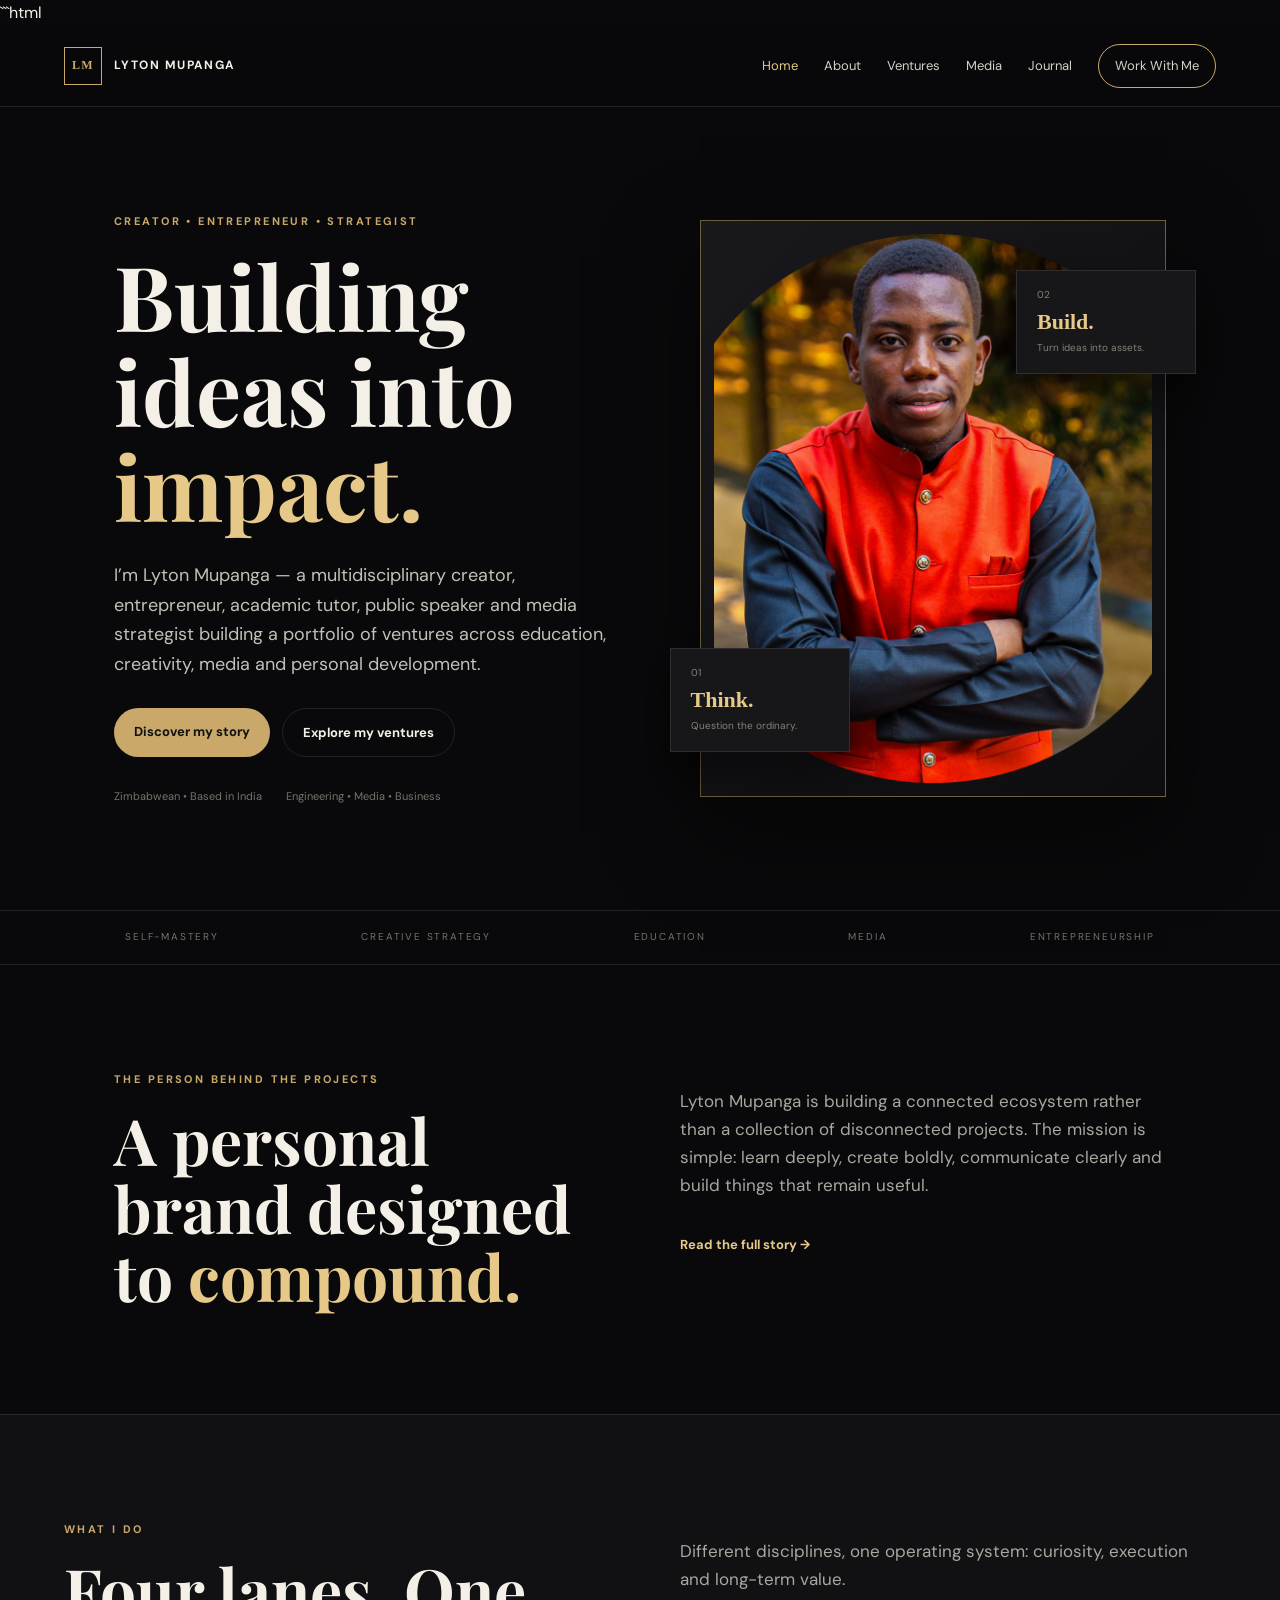
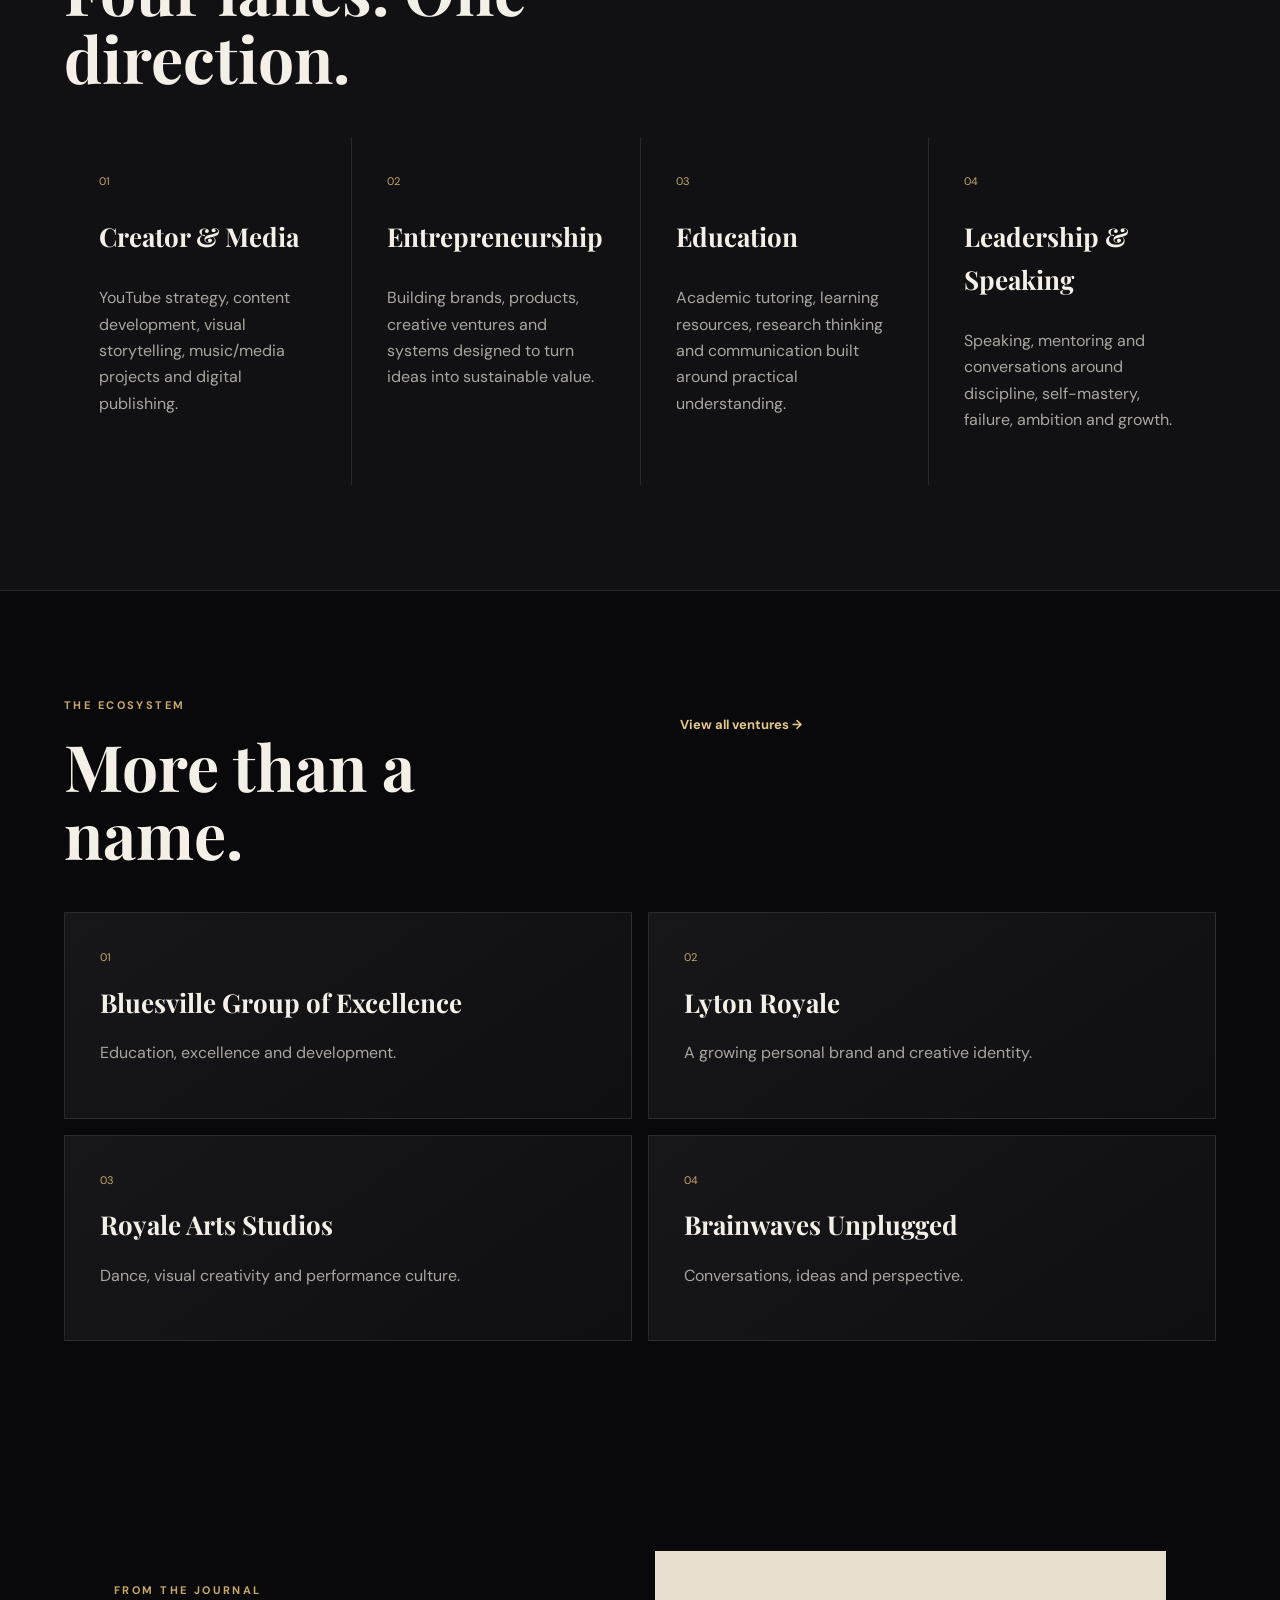
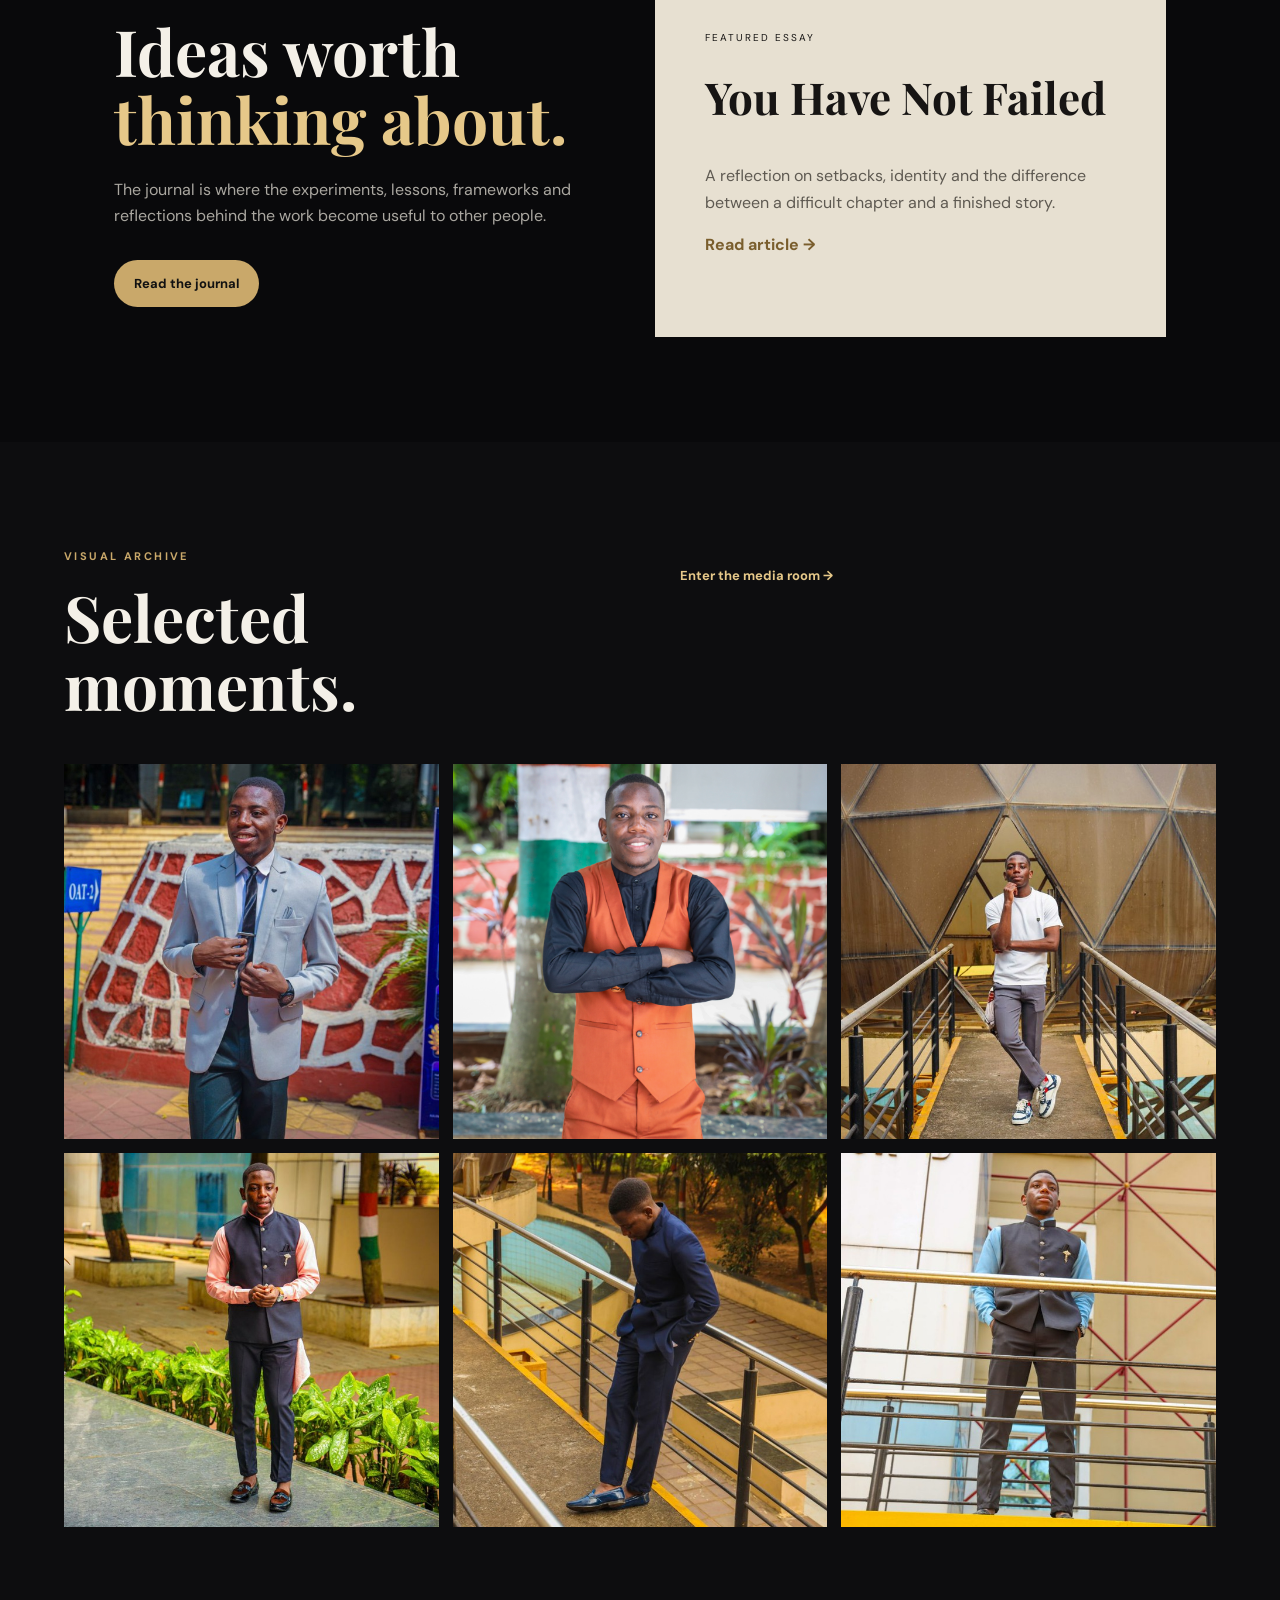
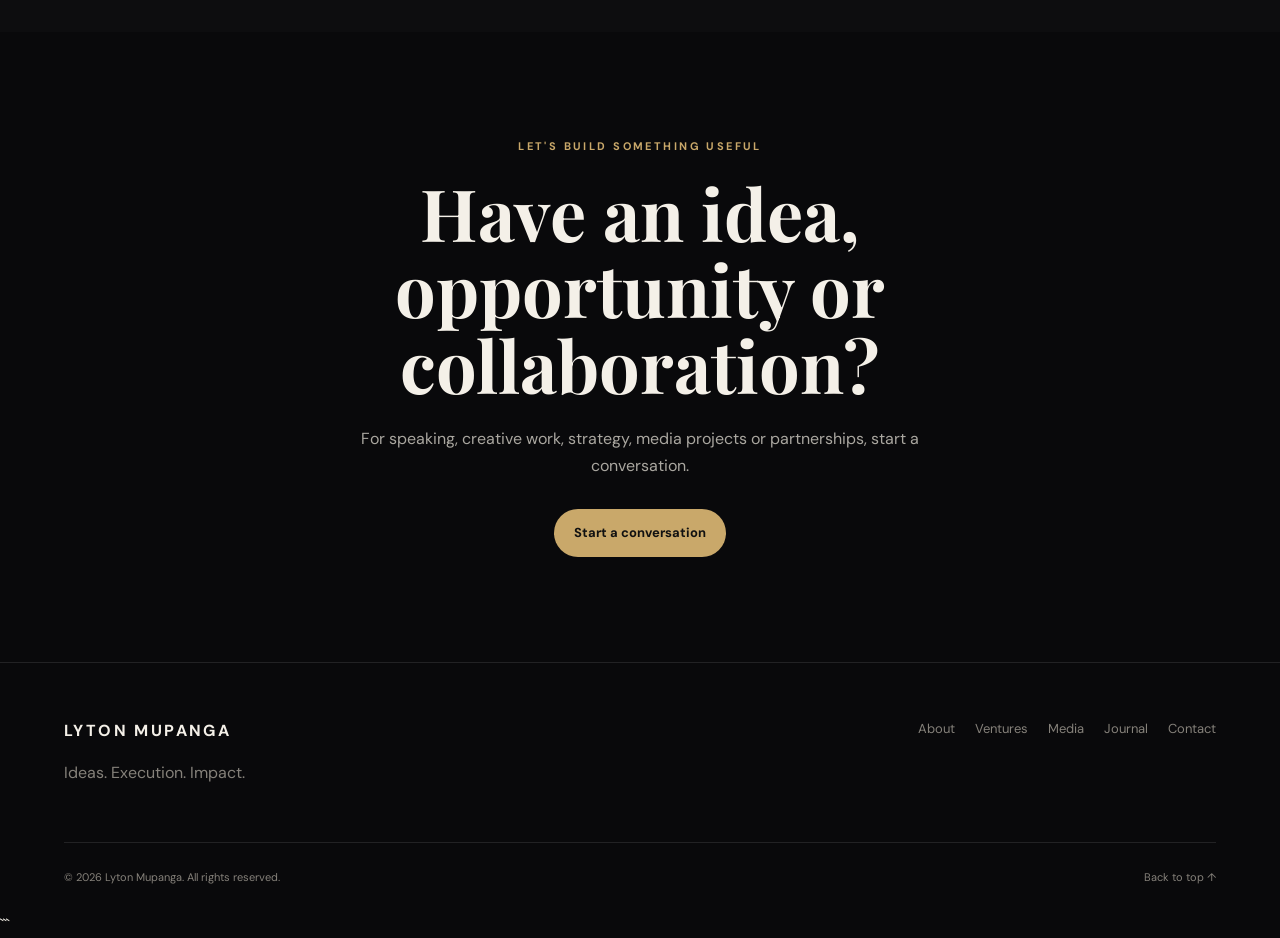
<file: index.html>
```html
<!doctype html>
<html lang="en">
<head>
  <meta charset="utf-8">
  <meta name="viewport" content="width=device-width, initial-scale=1">

  <title>Lyton Mupanga | Creator, Entrepreneur, Strategist & Public Speaker</title>

  <meta name="description" content="Official website of Lyton Mupanga — creator, entrepreneur, strategist, academic tutor, public speaker and media strategist building ventures, media projects and communities.">
  <meta name="author" content="Lyton Mupanga">
  <meta name="robots" content="index,follow,max-image-preview:large,max-snippet:-1,max-video-preview:-1">

  <link rel="canonical" href="https://lytonmupanga.netlify.app/">

  <meta property="og:type" content="website">
  <meta property="og:title" content="Lyton Mupanga | Official Website">
  <meta property="og:description" content="The official digital headquarters of Lyton Mupanga — creator, entrepreneur, strategist, academic tutor and public speaker.">
  <meta property="og:url" content="https://lytonmupanga.netlify.app/">
  <meta property="og:image" content="https://lytonmupanga.netlify.app/lyton-mupanga.jpg">

  <meta name="twitter:card" content="summary_large_image">
  <meta name="theme-color" content="#0b0b0d">

  <link rel="icon" href="lyton-mupanga.jpg">

  <link rel="preconnect" href="https://fonts.googleapis.com">
  <link rel="preconnect" href="https://fonts.gstatic.com" crossorigin>
  <link href="https://fonts.googleapis.com/css2?family=DM+Sans:wght@400;500;600;700&family=Playfair+Display:wght@600;700&display=swap" rel="stylesheet">

  <link rel="stylesheet" href="assets/style.css">

  <!-- Lyton Mupanga: Primary Person Entity -->
  <script type="application/ld+json">
  {
    "@context": "https://schema.org",
    "@type": "Person",
    "@id": "https://lytonmupanga.netlify.app/#person",
    "name": "Lyton Mupanga",
    "url": "https://lytonmupanga.netlify.app/",
    "mainEntityOfPage": "https://lytonmupanga.netlify.app/",
    "image": "https://lytonmupanga.netlify.app/lyton-mupanga.jpg",
    "jobTitle": "Creator, Entrepreneur, Strategist, Academic Tutor and Public Speaker",
    "description": "Lyton Mupanga is a multidisciplinary creator, entrepreneur, strategist, academic tutor and public speaker building ventures, media projects and communities across education, creativity, media and personal development.",
    "knowsAbout": [
      "Content Creation",
      "Digital Media",
      "Entrepreneurship",
      "Academic Tutoring",
      "Creative Strategy",
      "Public Speaking",
      "Personal Development",
      "Education",
      "Chemical Engineering"
    ],
    "sameAs": [
      "https://www.linkedin.com/in/lyton-mupanga-026b14362",
      "https://github.com/mupangalyton3-dot",
      "https://www.youtube.com/@LytonMupanga",
      "https://www.instagram.com/lytonmupanga/",
      "https://www.facebook.com/profile.php?id=100092920625768",
      "https://medium.com/@mupangalyton3",
      "https://about.me/lytonmupanga"
    ]
  }
  </script>
</head>

<body>

<header class="site-header" id="top">
  <a class="brand" href="index.html" aria-label="Lyton Mupanga home">
    <span>LM</span>
    <strong>LYTON MUPANGA</strong>
  </a>

  <button class="menu-toggle" aria-label="Open navigation" aria-expanded="false">☰</button>

  <nav class="nav" aria-label="Primary navigation">
    <a href="index.html" class="active">Home</a>
    <a href="about.html">About</a>
    <a href="ventures.html">Ventures</a>
    <a href="media.html">Media</a>
    <a href="journal.html">Journal</a>
    <a href="/contact.html" class="nav-cta">Work With Me</a>
  </nav>
</header>

<main>

<section class="hero section-pad">
  <div class="hero-copy reveal">
    <p class="eyebrow">CREATOR • ENTREPRENEUR • STRATEGIST</p>

    <h1>Building ideas into <em>impact.</em></h1>

    <p class="hero-lead">
      I’m Lyton Mupanga — a multidisciplinary creator, entrepreneur,
      academic tutor, public speaker and media strategist building a
      portfolio of ventures across education, creativity, media and
      personal development.
    </p>

    <div class="button-row">
      <a class="btn btn-gold" href="about.html">Discover my story</a>
      <a class="btn btn-ghost" href="ventures.html">Explore my ventures</a>
    </div>

    <div class="micro-proof">
      <span>Zimbabwean • Based in India</span>
      <span>Engineering • Media • Business</span>
    </div>
  </div>

  <div class="hero-visual reveal">
    <div class="portrait-frame">
      <img
        src="lyton-mupanga.jpg"
        alt="Lyton Mupanga portrait"
        fetchpriority="high"
      >
    </div>

    <div class="floating-card">
      <span>01</span>
      <strong>Think.</strong>
      <small>Question the ordinary.</small>
    </div>

    <div class="floating-card second">
      <span>02</span>
      <strong>Build.</strong>
      <small>Turn ideas into assets.</small>
    </div>
  </div>
</section>

<section class="ticker">
  <div>SELF-MASTERY</div>
  <div>CREATIVE STRATEGY</div>
  <div>EDUCATION</div>
  <div>MEDIA</div>
  <div>ENTREPRENEURSHIP</div>
</section>

<section class="section-pad intro-grid">
  <div>
    <p class="eyebrow">THE PERSON BEHIND THE PROJECTS</p>
    <h2>A personal brand designed to <em>compound.</em></h2>
  </div>

  <div>
    <p>
      Lyton Mupanga is building a connected ecosystem rather than a
      collection of disconnected projects. The mission is simple:
      learn deeply, create boldly, communicate clearly and build things
      that remain useful.
    </p>

    <a class="text-link" href="about.html">Read the full story →</a>
  </div>
</section>

<section class="section-pad dark-panel">
  <div class="section-head">
    <div>
      <p class="eyebrow">WHAT I DO</p>
      <h2>Four lanes. One direction.</h2>
    </div>

    <p>
      Different disciplines, one operating system: curiosity,
      execution and long-term value.
    </p>
  </div>

  <div class="card-grid four">

    <article class="service-card">
      <span>01</span>
      <h3>Creator & Media</h3>
      <p>
        YouTube strategy, content development, visual storytelling,
        music/media projects and digital publishing.
      </p>
    </article>

    <article class="service-card">
      <span>02</span>
      <h3>Entrepreneurship</h3>
      <p>
        Building brands, products, creative ventures and systems
        designed to turn ideas into sustainable value.
      </p>
    </article>

    <article class="service-card">
      <span>03</span>
      <h3>Education</h3>
      <p>
        Academic tutoring, learning resources, research thinking and
        communication built around practical understanding.
      </p>
    </article>

    <article class="service-card">
      <span>04</span>
      <h3>Leadership & Speaking</h3>
      <p>
        Speaking, mentoring and conversations around discipline,
        self-mastery, failure, ambition and growth.
      </p>
    </article>

  </div>
</section>

<section class="section-pad ventures-preview">
  <div class="section-head">
    <div>
      <p class="eyebrow">THE ECOSYSTEM</p>
      <h2>More than a name.</h2>
    </div>

    <a class="text-link" href="ventures.html">View all ventures →</a>
  </div>

  <div class="venture-grid">

    <a href="ventures.html#bluesville" class="venture-card">
      <span>01</span>
      <h3>Bluesville Group of Excellence</h3>
      <p>Education, excellence and development.</p>
    </a>

    <a href="ventures.html#royale" class="venture-card">
      <span>02</span>
      <h3>Lyton Royale</h3>
      <p>A growing personal brand and creative identity.</p>
    </a>

    <a href="ventures.html#studio" class="venture-card">
      <span>03</span>
      <h3>Royale Arts Studios</h3>
      <p>Dance, visual creativity and performance culture.</p>
    </a>

    <a href="ventures.html#brainwaves" class="venture-card">
      <span>04</span>
      <h3>Brainwaves Unplugged</h3>
      <p>Conversations, ideas and perspective.</p>
    </a>

  </div>
</section>

<section class="section-pad journal-feature">

  <div class="feature-copy">
    <p class="eyebrow">FROM THE JOURNAL</p>

    <h2>Ideas worth <em>thinking about.</em></h2>

    <p>
      The journal is where the experiments, lessons, frameworks and
      reflections behind the work become useful to other people.
    </p>

    <a class="btn btn-gold" href="journal.html">Read the journal</a>
  </div>

  <article class="featured-article">
    <span>FEATURED ESSAY</span>

    <h3>You Have Not Failed</h3>

    <p>
      A reflection on setbacks, identity and the difference between a
      difficult chapter and a finished story.
    </p>

    <a href="articles/you-have-not-failed.html">Read article →</a>
  </article>

</section>

<section class="section-pad gallery-section">

  <div class="section-head">
    <div>
      <p class="eyebrow">VISUAL ARCHIVE</p>
      <h2>Selected moments.</h2>
    </div>

    <a class="text-link" href="media.html">Enter the media room →</a>
  </div>

  <div class="gallery-grid">

    <figure>
      <img
        src="lyton1.jpg"
        alt="Lyton Mupanga — portrait"
        loading="lazy"
      >
    </figure>

    <figure>
      <img
        src="lyton2.jpg"
        alt="Lyton Mupanga — creative portrait"
        loading="lazy"
      >
    </figure>

    <figure>
      <img
        src="lyton5.jpg"
        alt="Lyton Mupanga — formal portrait"
        loading="lazy"
      >
    </figure>

    <figure>
      <img
        src="lyton10.jpg"
        alt="Lyton Mupanga — event moment"
        loading="lazy"
      >
    </figure>

    <figure>
      <img
        src="lyton16.jpg"
        alt="Lyton Mupanga — speaking moment"
        loading="lazy"
      >
    </figure>

    <figure>
      <img
        src="lyton21.jpg"
        alt="Lyton Mupanga — fashion portrait"
        loading="lazy"
      >
    </figure>

  </div>
</section>

<section class="section-pad cta-panel">

  <p class="eyebrow">LET'S BUILD SOMETHING USEFUL</p>

  <h2>Have an idea, opportunity or collaboration?</h2>

  <p>
    For speaking, creative work, strategy, media projects or
    partnerships, start a conversation.
  </p>

  <a class="btn btn-gold" href="contact.html">Start a conversation</a>

</section>

</main>

<footer class="footer">

  <div>
    <strong>LYTON MUPANGA</strong>
    <p>Ideas. Execution. Impact.</p>
  </div>

  <div class="footer-links">
    <a href="about.html">About</a>
    <a href="ventures.html">Ventures</a>
    <a href="media.html">Media</a>
    <a href="journal.html">Journal</a>
    <a href="contact.html">Contact</a>
  </div>

  <div class="footer-bottom">
    <span>
      © <span id="year"></span> Lyton Mupanga. All rights reserved.
    </span>

    <a href="#top">Back to top ↑</a>
  </div>

</footer>

<script src="assets/script.js"></script>

</body>
</html>
```
</file>
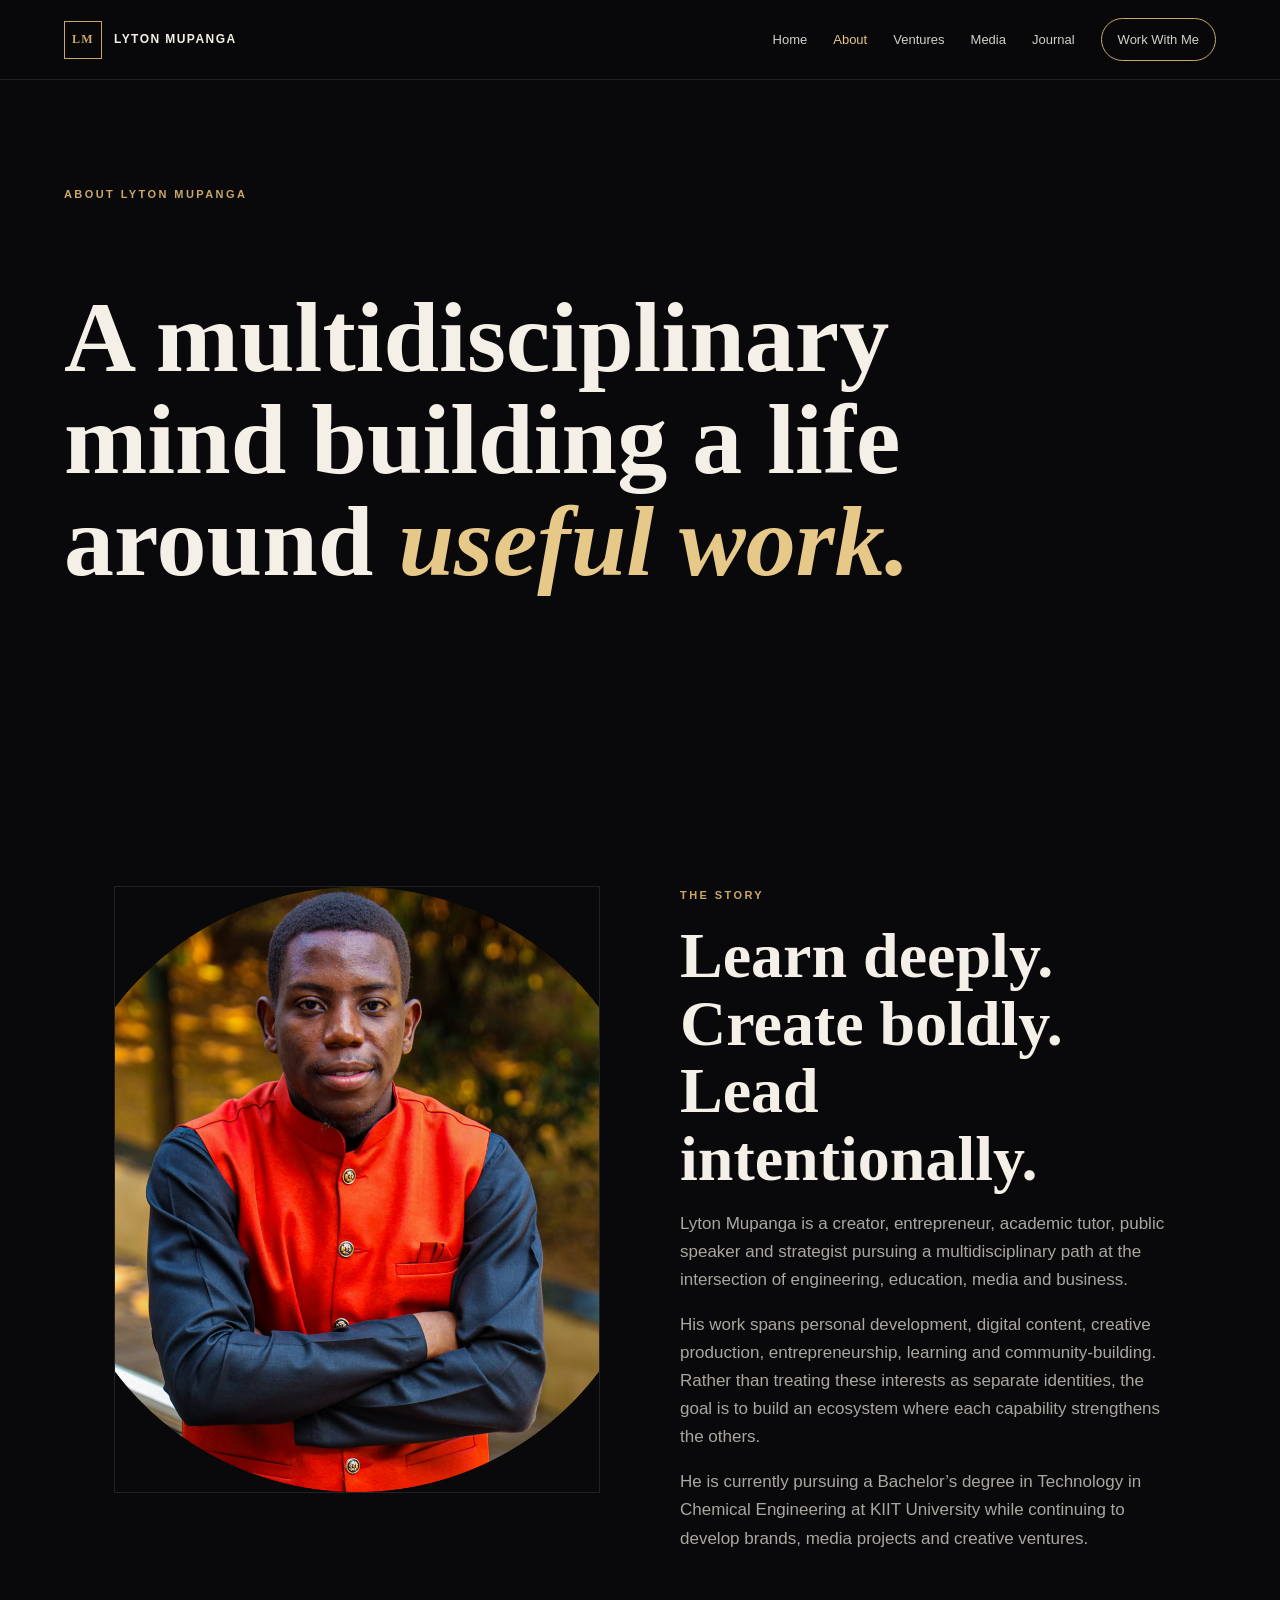
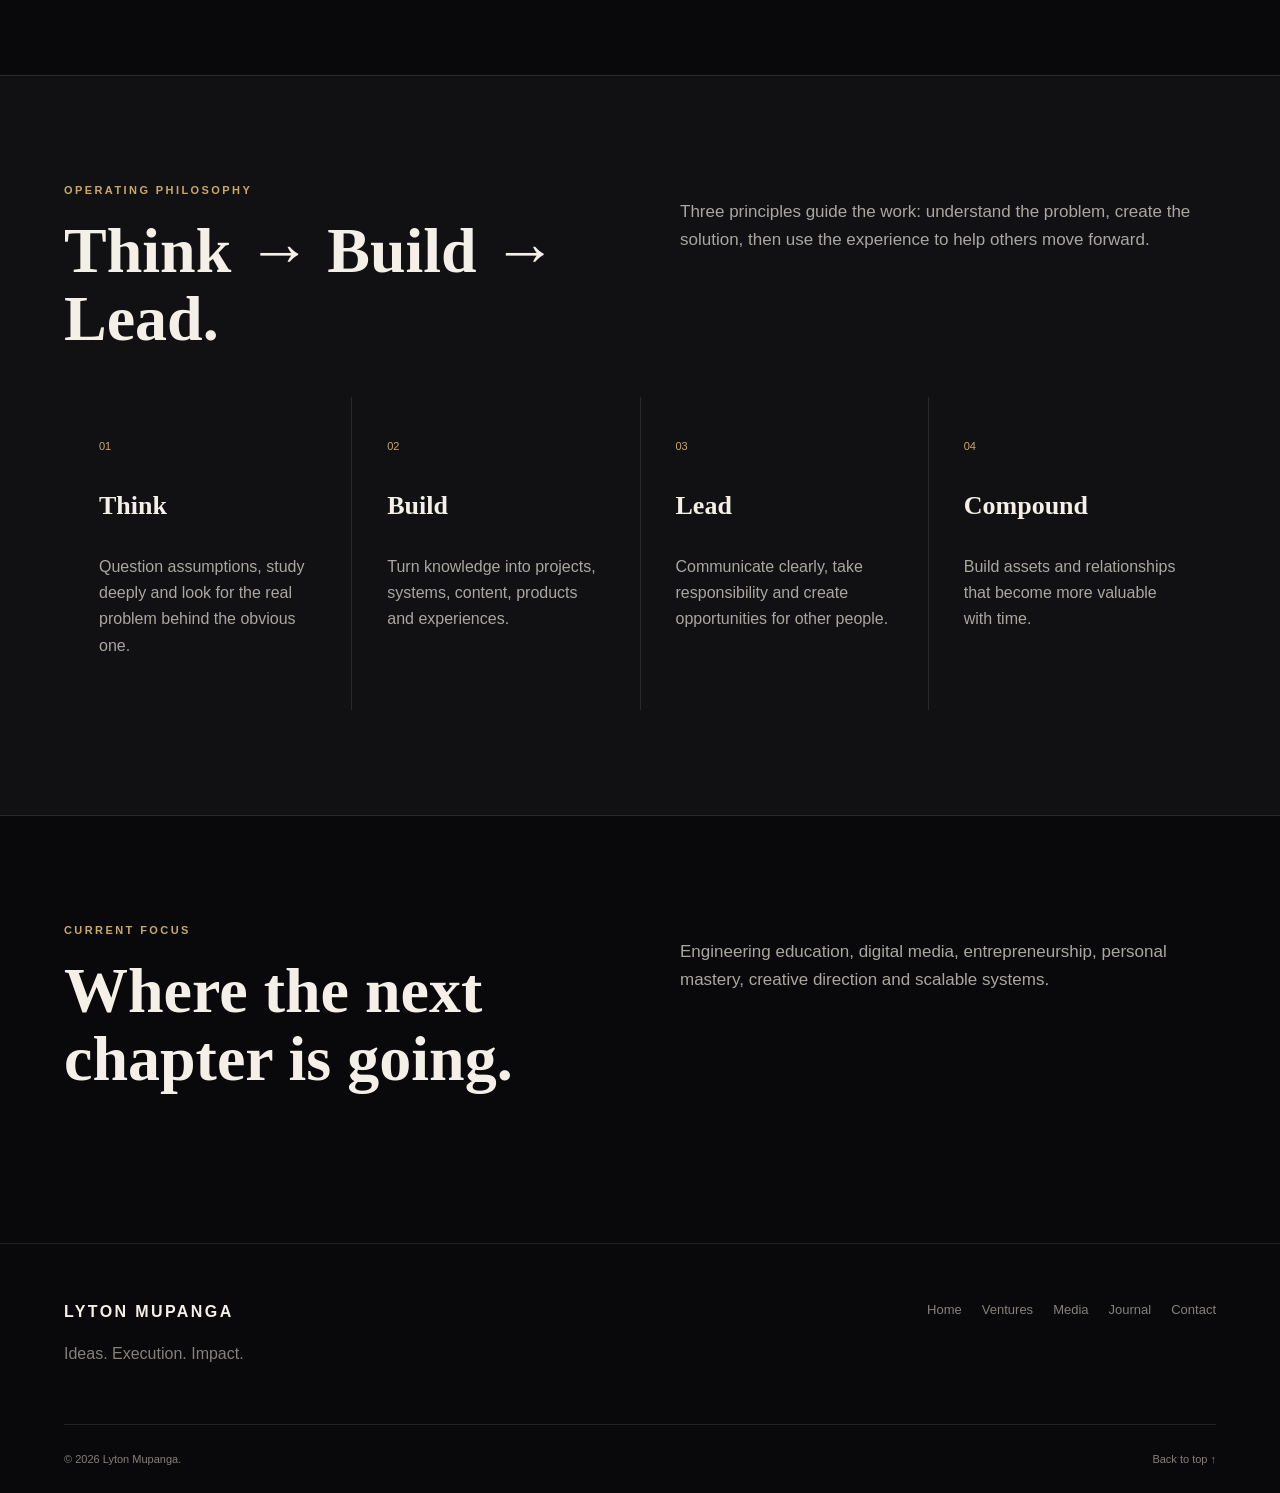
<file: about.html>
<!doctype html><html lang="en"><head><meta charset="utf-8"><meta name="viewport" content="width=device-width,initial-scale=1"><title>About Lyton Mupanga | Official Website</title><meta name="description" content="Learn about Lyton Mupanga, his background, philosophy, work and multidisciplinary path across engineering, education, media and entrepreneurship."><link rel="canonical" href="https://lytonmupanga.netlify.app/about.html"><link rel="stylesheet" href="assets/style.css"><script type="application/ld+json">{"@context":"https://schema.org","@type":"ProfilePage","mainEntity":{"@type":"Person","name":"Lyton Mupanga","url":"https://lytonmupanga.netlify.app/about.html","image":"https://lytonmupanga.netlify.app/lyton-mupanga.jpg","sameAs":["https://www.linkedin.com/in/lyton-mupanga-026b14362","https://github.com/mupangalyton3-dot","https://www.youtube.com/@LytonMupanga"]}}</script></head><body><header class="site-header"><a class="brand" href="index.html"><span>LM</span><strong>LYTON MUPANGA</strong></a><button class="menu-toggle">☰</button><nav class="nav"><a href="index.html">Home</a><a class="active" href="about.html">About</a><a href="ventures.html">Ventures</a><a href="media.html">Media</a><a href="journal.html">Journal</a><a href="contact.html" class="nav-cta">Work With Me</a></nav></header><main><section class="section-pad"><p class="eyebrow">ABOUT LYTON MUPANGA</p><h1 style="font-family:'Playfair Display',serif;font-size:clamp(52px,8vw,100px);max-width:950px;line-height:1.02">A multidisciplinary mind building a life around <em style="color:var(--gold2)">useful work.</em></h1></section><section class="section-pad intro-grid"><div><img src="lyton-mupanga.jpg" alt="Lyton Mupanga" style="width:100%;aspect-ratio:4/5;object-fit:cover;border:1px solid var(--line)"></div><div><p class="eyebrow">THE STORY</p><h2>Learn deeply. Create boldly. Lead intentionally.</h2><p>Lyton Mupanga is a creator, entrepreneur, academic tutor, public speaker and strategist pursuing a multidisciplinary path at the intersection of engineering, education, media and business.</p><p>His work spans personal development, digital content, creative production, entrepreneurship, learning and community-building. Rather than treating these interests as separate identities, the goal is to build an ecosystem where each capability strengthens the others.</p><p>He is currently pursuing a Bachelor’s degree in Technology in Chemical Engineering at KIIT University while continuing to develop brands, media projects and creative ventures.</p></div></section><section class="section-pad dark-panel"><div class="section-head"><div><p class="eyebrow">OPERATING PHILOSOPHY</p><h2>Think → Build → Lead.</h2></div><p>Three principles guide the work: understand the problem, create the solution, then use the experience to help others move forward.</p></div><div class="card-grid four"><article class="service-card"><span>01</span><h3>Think</h3><p>Question assumptions, study deeply and look for the real problem behind the obvious one.</p></article><article class="service-card"><span>02</span><h3>Build</h3><p>Turn knowledge into projects, systems, content, products and experiences.</p></article><article class="service-card"><span>03</span><h3>Lead</h3><p>Communicate clearly, take responsibility and create opportunities for other people.</p></article><article class="service-card"><span>04</span><h3>Compound</h3><p>Build assets and relationships that become more valuable with time.</p></article></div></section><section class="section-pad"><div class="section-head"><div><p class="eyebrow">CURRENT FOCUS</p><h2>Where the next chapter is going.</h2></div><p>Engineering education, digital media, entrepreneurship, personal mastery, creative direction and scalable systems.</p></div></section></main><footer class="footer"><div><strong>LYTON MUPANGA</strong><p>Ideas. Execution. Impact.</p></div><div class="footer-links"><a href="index.html">Home</a><a href="ventures.html">Ventures</a><a href="media.html">Media</a><a href="journal.html">Journal</a><a href="contact.html">Contact</a></div><div class="footer-bottom"><span>© <span id="year"></span> Lyton Mupanga.</span><a href="#top">Back to top ↑</a></div></footer><script src="assets/script.js"></script></body></html>
</file>
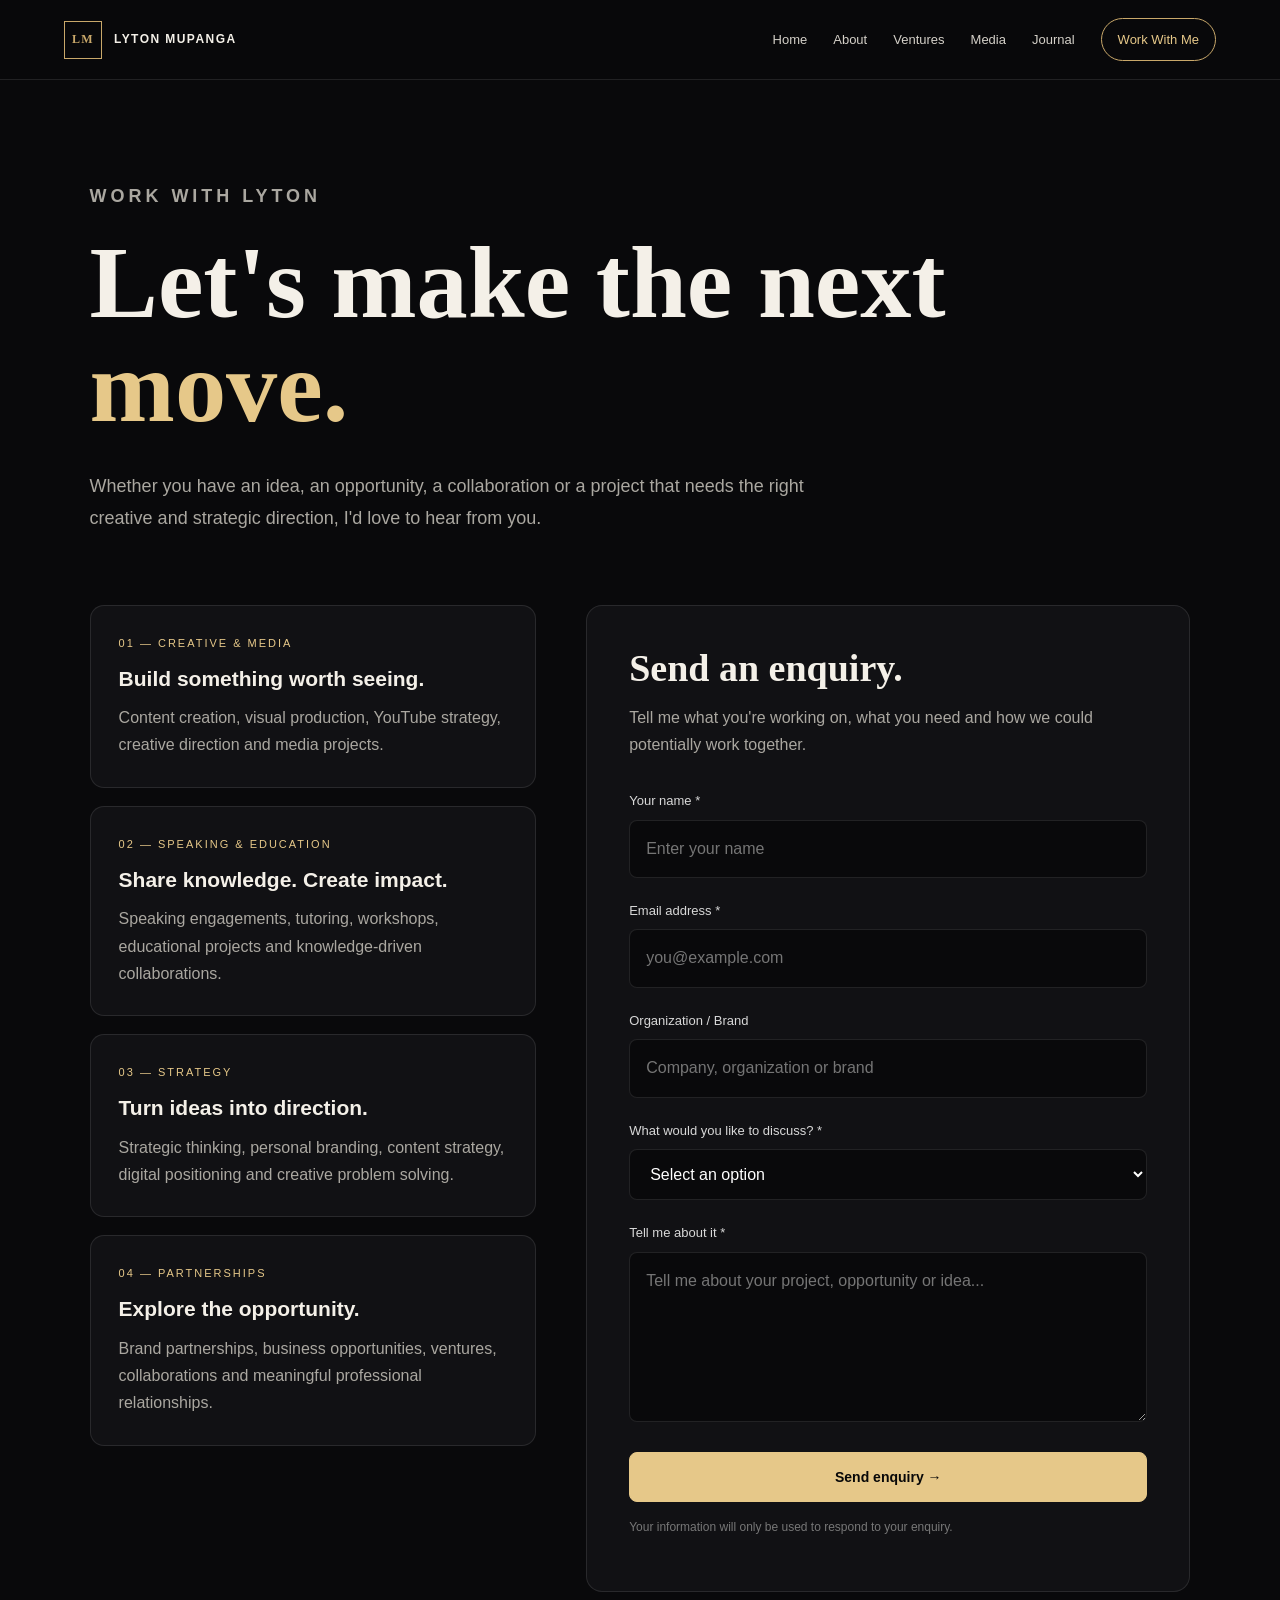
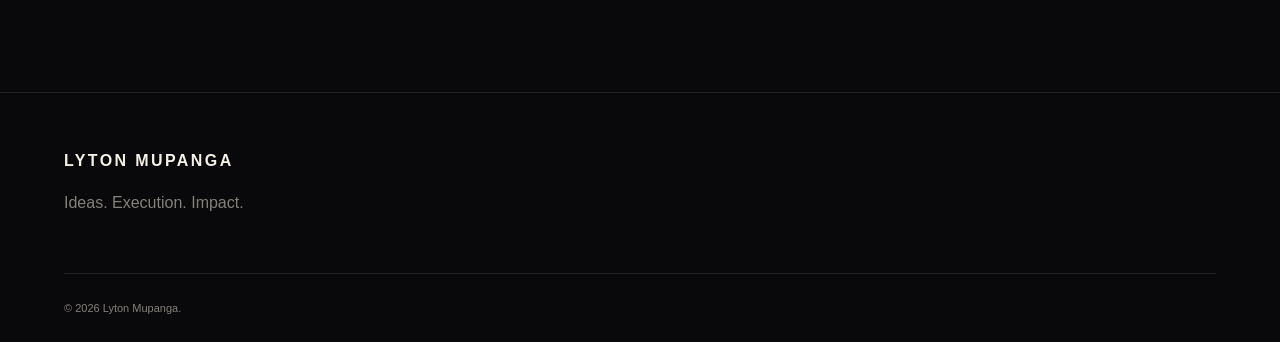
<file: contact.html>
<!doctype html>
<html lang="en">

<head>
    <meta charset="utf-8">
    <meta name="viewport" content="width=device-width, initial-scale=1">

    <title>Work With Lyton Mupanga | Enquiries & Collaborations</title>

    <meta name="description"
        content="Work with Lyton Mupanga on creative projects, media, speaking, education, strategy, partnerships and collaborations.">

    <meta name="author" content="Lyton Mupanga">

    <link rel="canonical" href="https://lytonmupanga.netlify.app/contact.html">

    <link rel="stylesheet" href="assets/style.css">

    <style>
        .contact-page {
            padding: 100px 7%;
        }

        .contact-intro {
            max-width: 900px;
            margin-bottom: 70px;
        }

        .contact-intro h1 {
            font-family: "Playfair Display", Georgia, serif;
            font-size: clamp(52px, 8vw, 105px);
            line-height: 1.02;
            margin: 15px 0 30px;
        }

        .contact-intro h1 em {
            color: var(--gold2);
            font-style: normal;
        }

        .contact-intro p {
            max-width: 720px;
            color: var(--muted);
            font-size: 18px;
            line-height: 1.8;
        }

        .contact-layout {
            display: grid;
            grid-template-columns: 0.85fr 1.15fr;
            gap: 50px;
            align-items: start;
        }

        .contact-info {
            display: grid;
            gap: 18px;
        }

        .contact-card {
            background: #111114;
            border: 1px solid var(--line);
            padding: 28px;
            border-radius: 14px;
            transition: transform .25s ease, border-color .25s ease;
        }

        .contact-card:hover {
            transform: translateY(-4px);
            border-color: rgba(218, 181, 94, .55);
        }

        .contact-card span {
            display: block;
            color: var(--gold2);
            font-size: 11px;
            letter-spacing: 2px;
            text-transform: uppercase;
            margin-bottom: 10px;
        }

        .contact-card h3 {
            margin: 0 0 8px;
            font-size: 21px;
        }

        .contact-card p {
            margin: 0;
            color: var(--muted);
            line-height: 1.7;
        }

        .contact-form {
            background: #111114;
            border: 1px solid var(--line);
            padding: 42px;
            border-radius: 16px;
        }

        .contact-form h2 {
            font-family: "Playfair Display", Georgia, serif;
            font-size: 38px;
            margin: 0 0 10px;
        }

        .contact-form > p {
            color: var(--muted);
            margin-bottom: 32px;
            line-height: 1.7;
        }

        .form-group {
            margin-bottom: 22px;
        }

        .form-group label {
            display: block;
            color: #d8d8d8;
            font-size: 13px;
            margin-bottom: 8px;
        }

        .form-group input,
        .form-group select,
        .form-group textarea {
            width: 100%;
            box-sizing: border-box;
            background: #09090b;
            color: #fff;
            border: 1px solid var(--line);
            padding: 15px 16px;
            border-radius: 8px;
            font: inherit;
            outline: none;
            transition: border-color .2s ease, box-shadow .2s ease;
        }

        .form-group input:focus,
        .form-group select:focus,
        .form-group textarea:focus {
            border-color: var(--gold2);
            box-shadow: 0 0 0 3px rgba(218, 181, 94, .08);
        }

        .form-group textarea {
            min-height: 170px;
            resize: vertical;
        }

        .form-submit {
            width: 100%;
            padding: 16px 22px;
            border: 1px solid var(--gold2);
            border-radius: 8px;
            background: var(--gold2);
            color: #080808;
            font-weight: 700;
            font-size: 14px;
            cursor: pointer;
            transition: transform .2s ease, opacity .2s ease;
        }

        .form-submit:hover {
            transform: translateY(-2px);
            opacity: .92;
        }

        .form-note {
            color: #777;
            font-size: 12px;
            line-height: 1.6;
            margin-top: 16px;
        }

        @media (max-width: 900px) {
            .contact-page {
                padding: 75px 6%;
            }

            .contact-layout {
                grid-template-columns: 1fr;
            }

            .contact-form {
                padding: 28px;
            }
        }

        @media (max-width: 600px) {
            .contact-page {
                padding: 55px 5%;
            }

            .contact-intro h1 {
                font-size: clamp(48px, 15vw, 75px);
            }

            .contact-intro p {
                font-size: 16px;
            }

            .contact-form h2 {
                font-size: 32px;
            }
        }
    </style>
</head>

<body>

    <!-- HEADER -->
    <header class="site-header">

        <a class="brand" href="index.html">
            <span>LM</span>
            <strong>LYTON MUPANGA</strong>
        </a>

        <button class="menu-toggle" aria-label="Open navigation">
            ☰
        </button>

        <nav class="nav">
            <a href="index.html">Home</a>
            <a href="about.html">About</a>
            <a href="ventures.html">Ventures</a>
            <a href="media.html">Media</a>
            <a href="journal.html">Journal</a>
            <a class="active nav-cta" href="contact.html">
                Work With Me
            </a>
        </nav>

    </header>


    <!-- MAIN CONTENT -->
    <main>

        <section class="contact-page">

            <!-- INTRO -->
            <div class="contact-intro">

                <p class="eyebrow">
                    WORK WITH LYTON
                </p>

                <h1>
                    Let's make the next
                    <em>move.</em>
                </h1>

                <p>
                    Whether you have an idea, an opportunity, a collaboration
                    or a project that needs the right creative and strategic
                    direction, I'd love to hear from you.
                </p>

            </div>


            <!-- CONTACT AREA -->
            <div class="contact-layout">


                <!-- LEFT SIDE -->
                <div class="contact-info">

                    <div class="contact-card">

                        <span>01 — Creative & Media</span>

                        <h3>
                            Build something worth seeing.
                        </h3>

                        <p>
                            Content creation, visual production, YouTube
                            strategy, creative direction and media projects.
                        </p>

                    </div>


                    <div class="contact-card">

                        <span>02 — Speaking & Education</span>

                        <h3>
                            Share knowledge. Create impact.
                        </h3>

                        <p>
                            Speaking engagements, tutoring, workshops,
                            educational projects and knowledge-driven
                            collaborations.
                        </p>

                    </div>


                    <div class="contact-card">

                        <span>03 — Strategy</span>

                        <h3>
                            Turn ideas into direction.
                        </h3>

                        <p>
                            Strategic thinking, personal branding,
                            content strategy, digital positioning and
                            creative problem solving.
                        </p>

                    </div>


                    <div class="contact-card">

                        <span>04 — Partnerships</span>

                        <h3>
                            Explore the opportunity.
                        </h3>

                        <p>
                            Brand partnerships, business opportunities,
                            ventures, collaborations and meaningful
                            professional relationships.
                        </p>

                    </div>

                </div>


                <!-- RIGHT SIDE / FORM -->
                <div class="contact-form">

                    <h2>
                        Send an enquiry.
                    </h2>

                    <p>
                        Tell me what you're working on, what you need
                        and how we could potentially work together.
                    </p>


                    <!-- NETLIFY FORM -->

                    <form
                        name="contact"
                        method="POST"
                        data-netlify="true"
                        data-netlify-honeypot="bot-field"
                        action="/success.html"
                    >

                        <!-- REQUIRED NETLIFY FORM IDENTIFICATION -->
                        <input
                            type="hidden"
                            name="form-name"
                            value="contact"
                        >


                        <!-- HONEYPOT SPAM PROTECTION -->
                        <p style="display:none;">
                            <label>
                                Don't fill this out if you're human:
                                <input name="bot-field">
                            </label>
                        </p>


                        <!-- NAME -->
                        <div class="form-group">

                            <label for="name">
                                Your name *
                            </label>

                            <input
                                id="name"
                                name="name"
                                type="text"
                                placeholder="Enter your name"
                                autocomplete="name"
                                required
                            >

                        </div>


                        <!-- EMAIL -->
                        <div class="form-group">

                            <label for="email">
                                Email address *
                            </label>

                            <input
                                id="email"
                                name="email"
                                type="email"
                                placeholder="you@example.com"
                                autocomplete="email"
                                required
                            >

                        </div>


                        <!-- ORGANIZATION -->
                        <div class="form-group">

                            <label for="organization">
                                Organization / Brand
                            </label>

                            <input
                                id="organization"
                                name="organization"
                                type="text"
                                placeholder="Company, organization or brand"
                                autocomplete="organization"
                            >

                        </div>


                        <!-- TOPIC -->
                        <div class="form-group">

                            <label for="topic">
                                What would you like to discuss? *
                            </label>

                            <select
                                id="topic"
                                name="topic"
                                required
                            >

                                <option value="">
                                    Select an option
                                </option>

                                <option value="Creative & Media">
                                    Creative & Media
                                </option>

                                <option value="Speaking">
                                    Speaking
                                </option>

                                <option value="Education & Tutoring">
                                    Education & Tutoring
                                </option>

                                <option value="Strategy">
                                    Strategy
                                </option>

                                <option value="Brand Partnership">
                                    Brand Partnership
                                </option>

                                <option value="Business Opportunity">
                                    Business Opportunity
                                </option>

                                <option value="Other">
                                    Other
                                </option>

                            </select>

                        </div>


                        <!-- MESSAGE -->
                        <div class="form-group">

                            <label for="message">
                                Tell me about it *
                            </label>

                            <textarea
                                id="message"
                                name="message"
                                placeholder="Tell me about your project, opportunity or idea..."
                                required
                            ></textarea>

                        </div>


                        <!-- SUBMIT -->
                        <button
                            class="form-submit"
                            type="submit"
                        >
                            Send enquiry →
                        </button>


                        <p class="form-note">
                            Your information will only be used to respond
                            to your enquiry.
                        </p>

                    </form>

                </div>

            </div>

        </section>

    </main>


    <!-- FOOTER -->
    <footer class="footer">

        <div>
            <strong>LYTON MUPANGA</strong>

            <p>
                Ideas. Execution. Impact.
            </p>
        </div>

        <div class="footer-bottom">

            <span>
                © <span id="year"></span>
                Lyton Mupanga.
            </span>

        </div>

    </footer>


    <script src="assets/script.js"></script>

    <script>
        const yearElement = document.getElementById("year");

        if (yearElement) {
            yearElement.textContent = new Date().getFullYear();
        }
    </script>

</body>

</html>
</file>
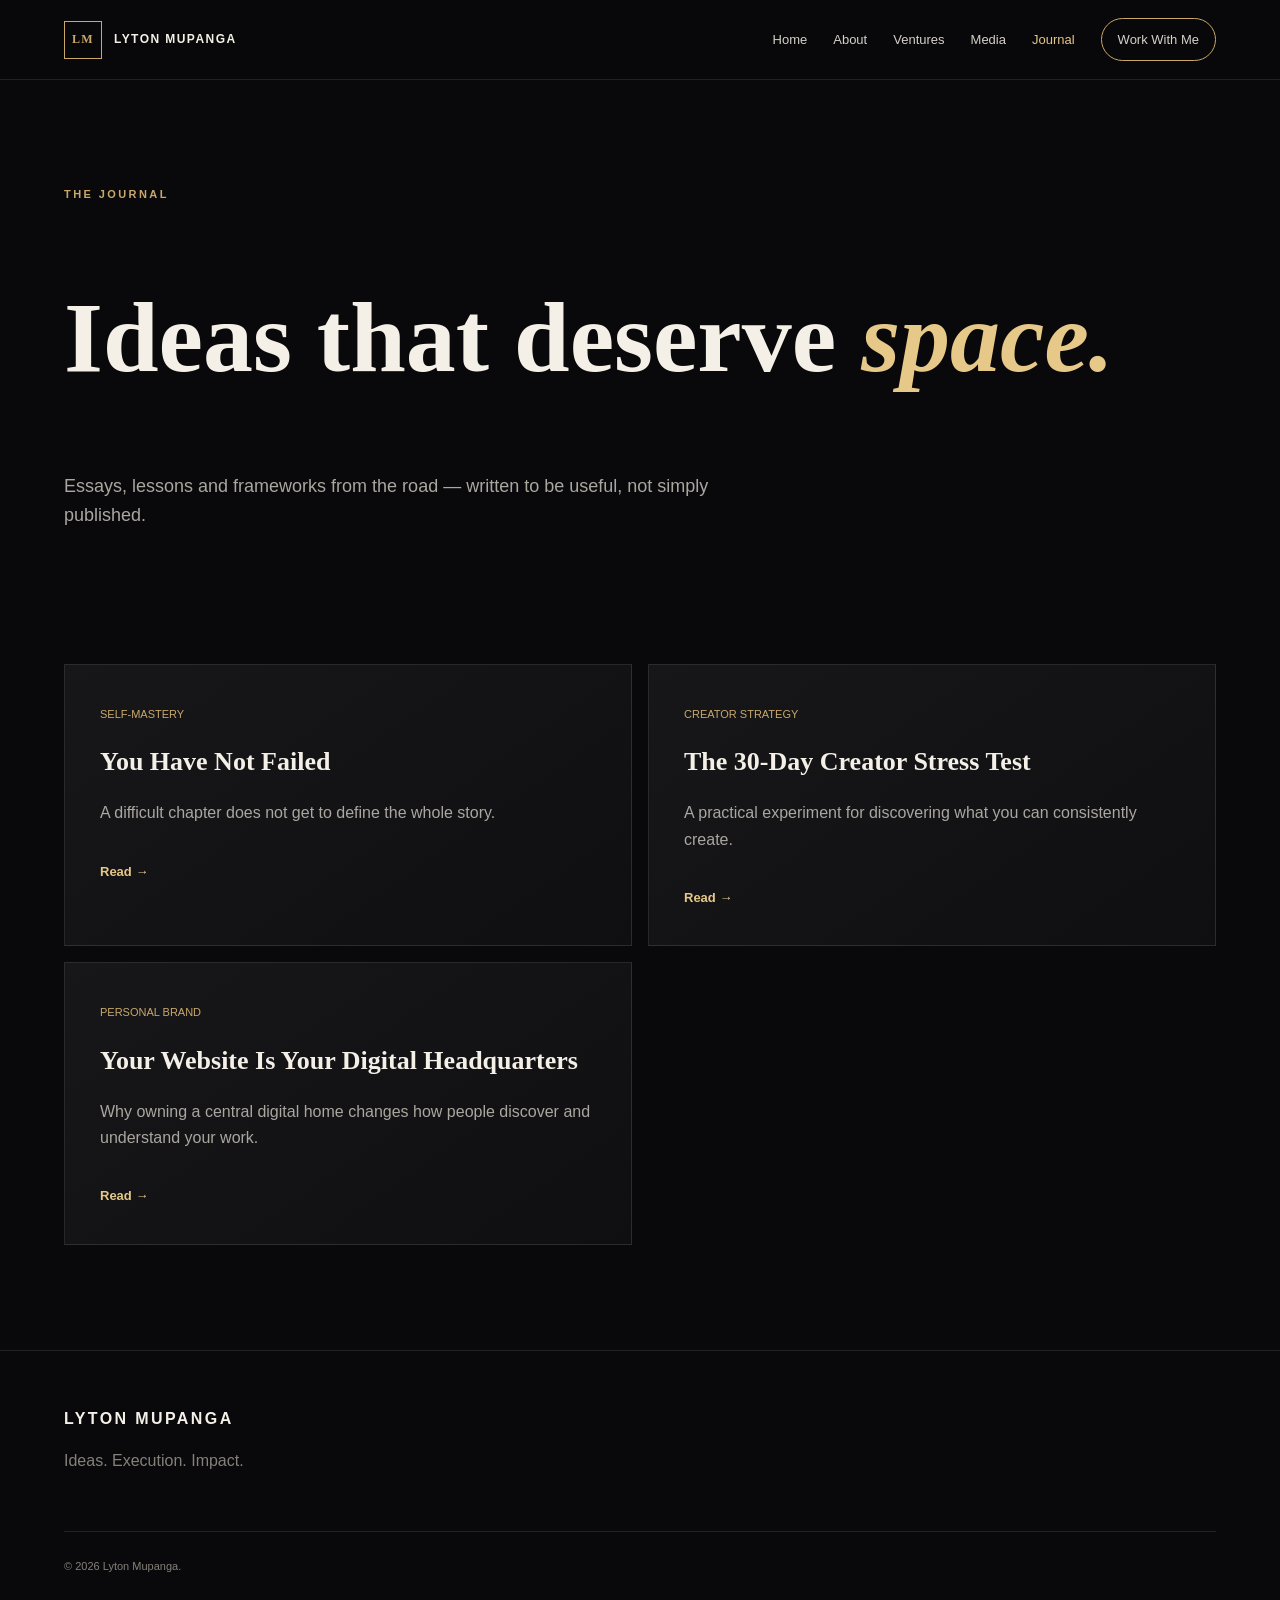
<file: journal.html>
<!doctype html><html lang="en"><head><meta charset="utf-8"><meta name="viewport" content="width=device-width,initial-scale=1"><title>Journal | Lyton Mupanga</title><meta name="description" content="Essays, frameworks and reflections from Lyton Mupanga on self-mastery, creativity, education, entrepreneurship and growth."><link rel="canonical" href="https://lytonmupanga.netlify.app/journal.html"><link rel="stylesheet" href="assets/style.css"></head><body><header class="site-header"><a class="brand" href="index.html"><span>LM</span><strong>LYTON MUPANGA</strong></a><button class="menu-toggle">☰</button><nav class="nav"><a href="index.html">Home</a><a href="about.html">About</a><a href="ventures.html">Ventures</a><a href="media.html">Media</a><a class="active" href="journal.html">Journal</a><a href="contact.html" class="nav-cta">Work With Me</a></nav></header><main><section class="section-pad"><p class="eyebrow">THE JOURNAL</p><h1 style="font-family:'Playfair Display',serif;font-size:clamp(54px,8vw,100px);line-height:1.02">Ideas that deserve <em style="color:var(--gold2)">space.</em></h1><p style="max-width:700px;color:var(--muted);font-size:18px">Essays, lessons and frameworks from the road — written to be useful, not simply published.</p></section><section class="section-pad" style="padding-top:10px"><div class="venture-grid"><article class="venture-card"><span>SELF-MASTERY</span><h3>You Have Not Failed</h3><p>A difficult chapter does not get to define the whole story.</p><a class="text-link" href="articles/you-have-not-failed.html">Read →</a></article><article class="venture-card"><span>CREATOR STRATEGY</span><h3>The 30-Day Creator Stress Test</h3><p>A practical experiment for discovering what you can consistently create.</p><a class="text-link" href="articles/creator-stress-test.html">Read →</a></article><article class="venture-card"><span>PERSONAL BRAND</span><h3>Your Website Is Your Digital Headquarters</h3><p>Why owning a central digital home changes how people discover and understand your work.</p><a class="text-link" href="articles/digital-headquarters.html">Read →</a></article></div></section></main><footer class="footer"><div><strong>LYTON MUPANGA</strong><p>Ideas. Execution. Impact.</p></div><div class="footer-bottom"><span>© <span id="year"></span> Lyton Mupanga.</span></div></footer><script src="assets/script.js"></script></body></html>
</file>
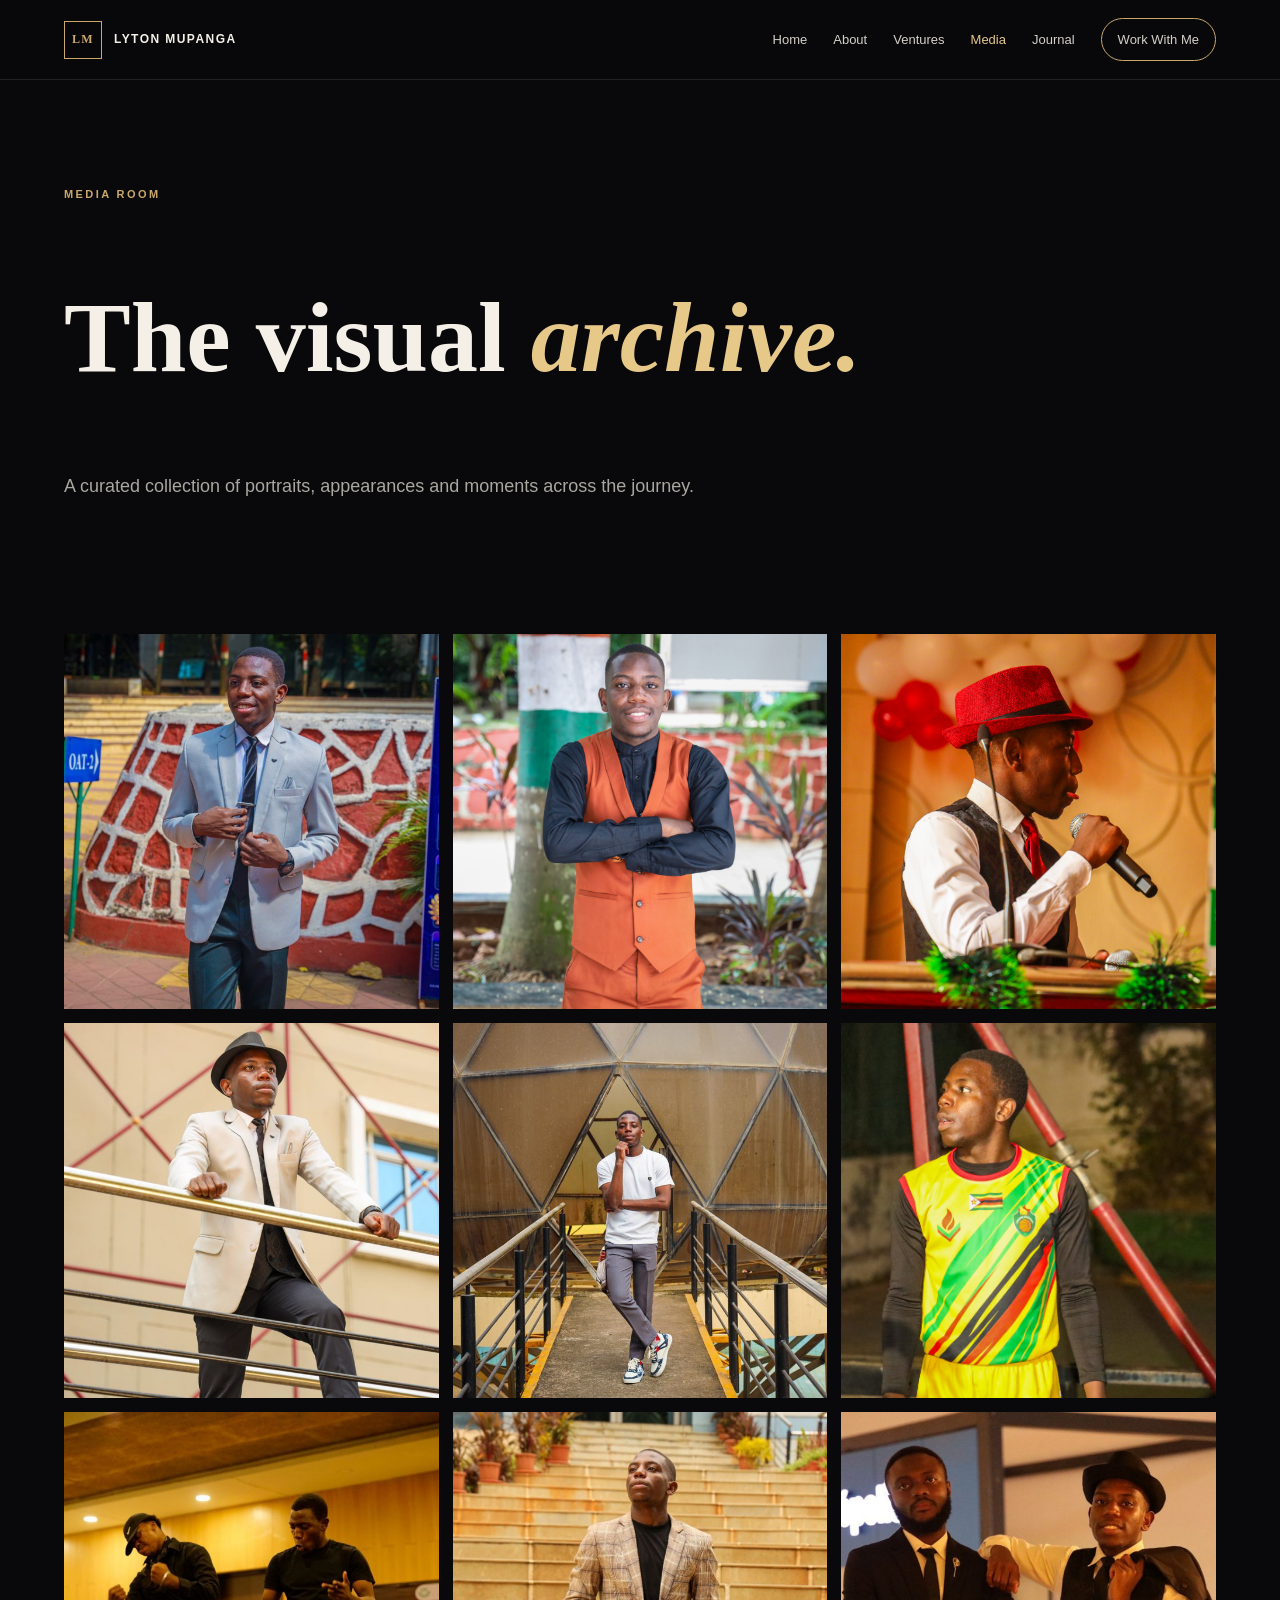
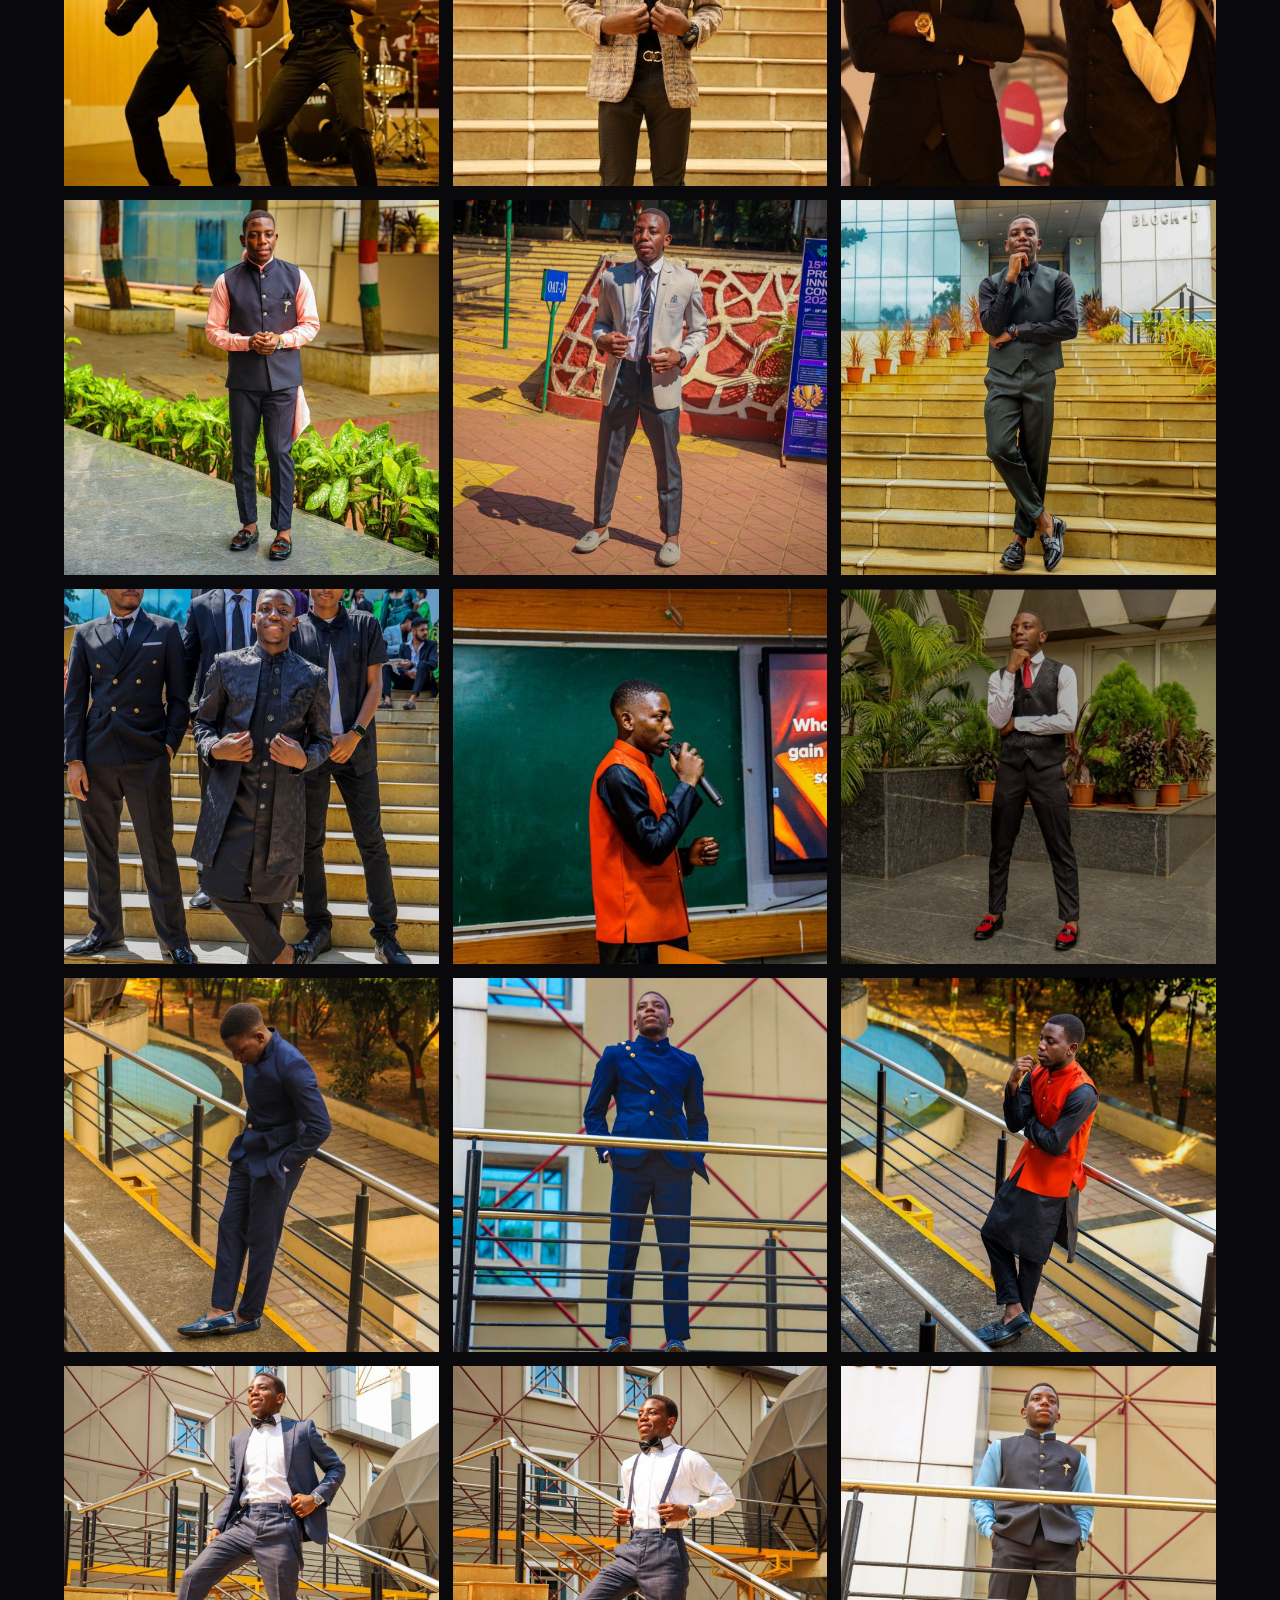
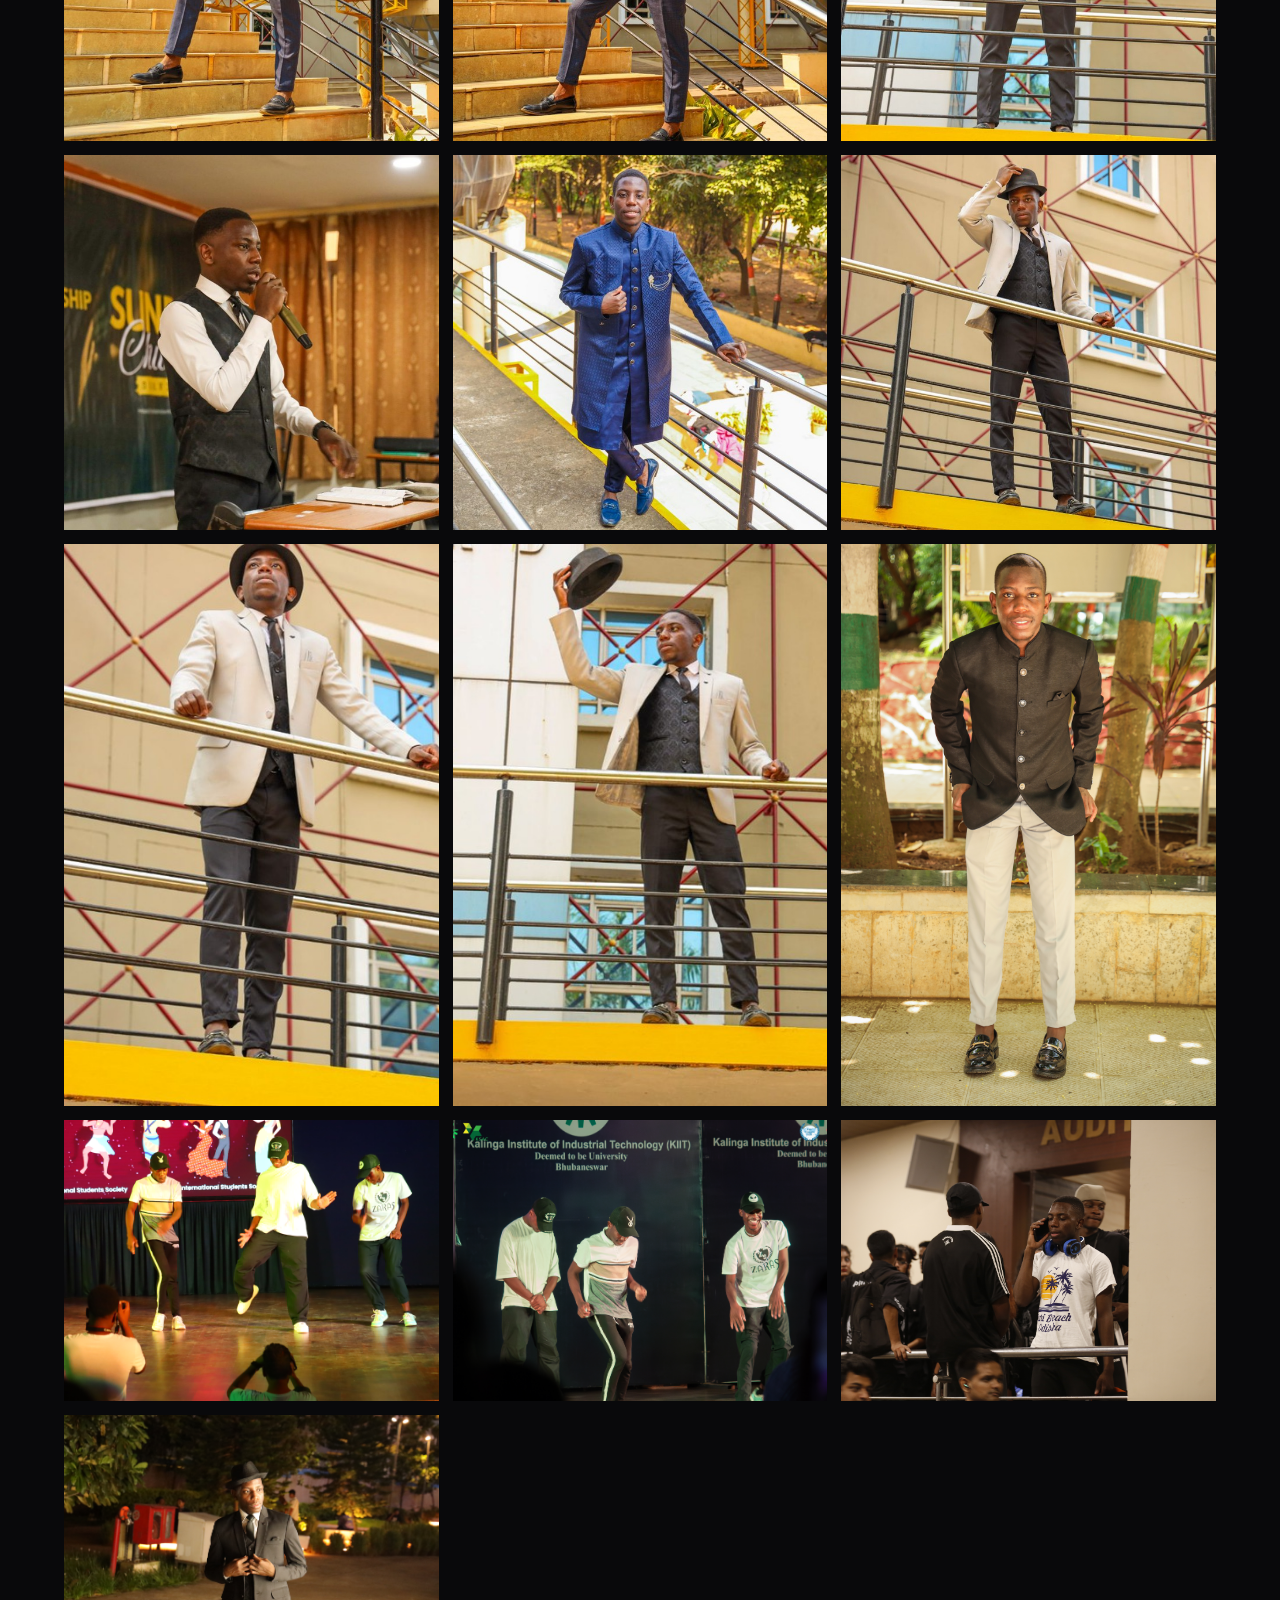
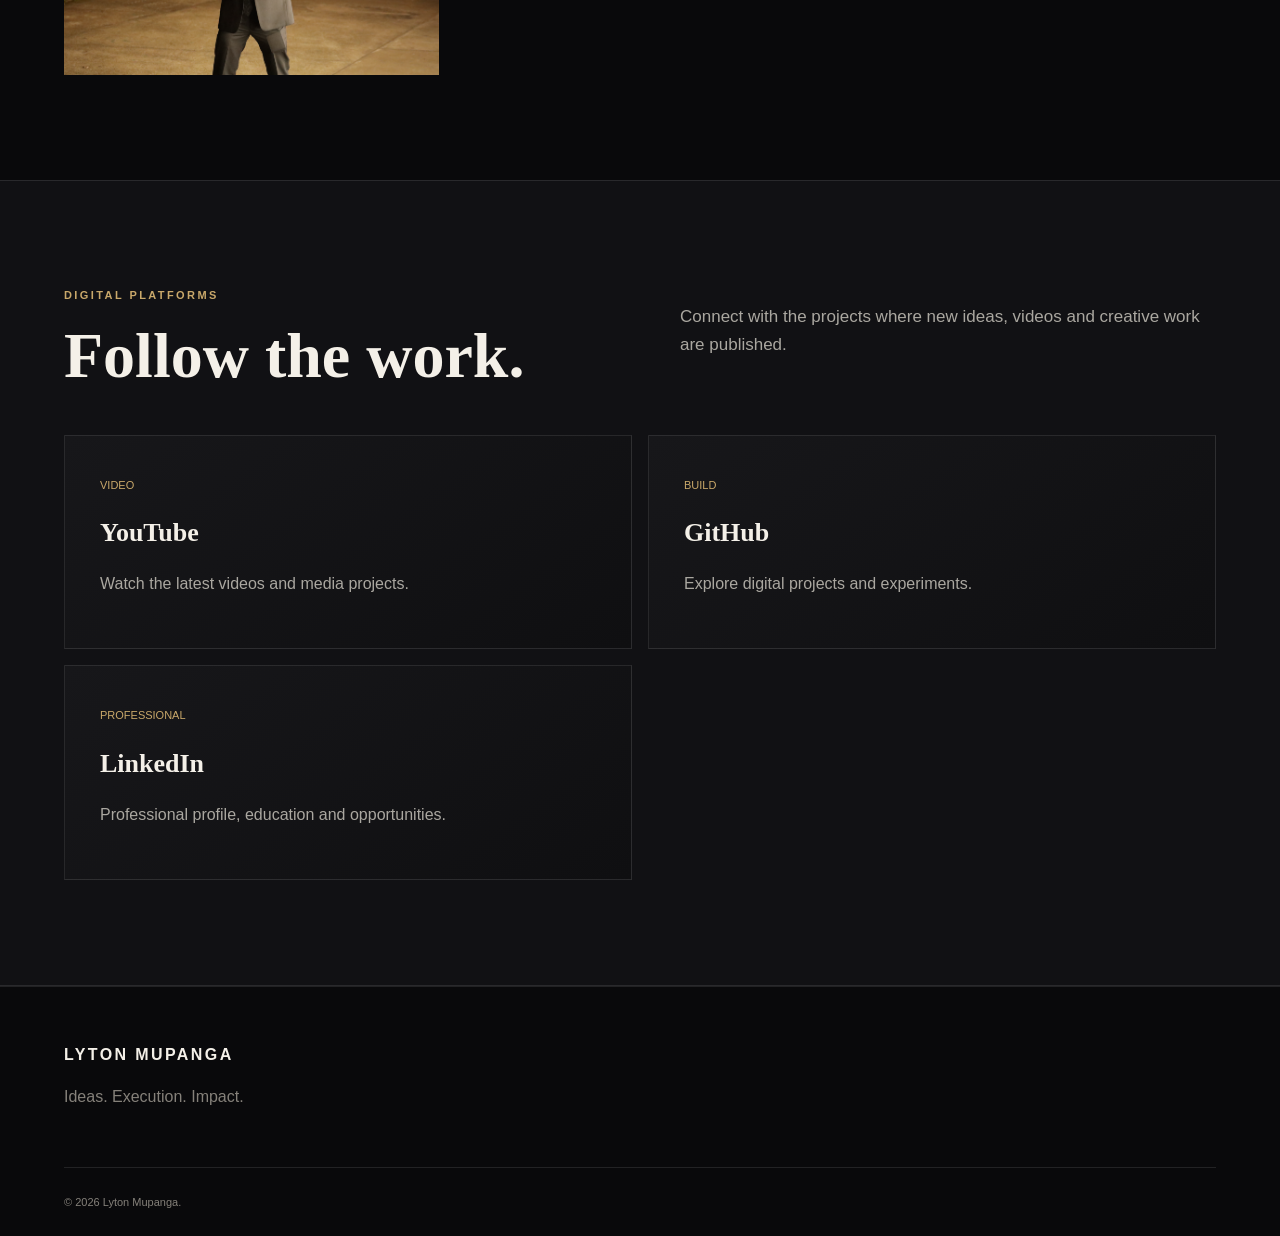
<file: media.html>
<!doctype html><html lang="en"><head><meta charset="utf-8"><meta name="viewport" content="width=device-width,initial-scale=1"><title>Media Room | Lyton Mupanga</title><meta name="description" content="Lyton Mupanga's media room — visual archive, video, music and professional platforms."><link rel="canonical" href="https://lytonmupanga.netlify.app/media.html"><link rel="stylesheet" href="assets/style.css"></head><body><header class="site-header"><a class="brand" href="index.html"><span>LM</span><strong>LYTON MUPANGA</strong></a><button class="menu-toggle">☰</button><nav class="nav"><a href="index.html">Home</a><a href="about.html">About</a><a href="ventures.html">Ventures</a><a class="active" href="media.html">Media</a><a href="journal.html">Journal</a><a href="contact.html" class="nav-cta">Work With Me</a></nav></header><main><section class="section-pad"><p class="eyebrow">MEDIA ROOM</p><h1 style="font-family:'Playfair Display',serif;font-size:clamp(54px,8vw,100px);line-height:1.02">The visual <em style="color:var(--gold2)">archive.</em></h1><p style="max-width:700px;color:var(--muted);font-size:18px">A curated collection of portraits, appearances and moments across the journey.</p></section><section class="section-pad" style="padding-top:10px"><div class="gallery-grid"><figure><img src="lyton1.jpg" alt="Lyton Mupanga — visual archive 1" loading="lazy"></figure><figure><img src="lyton2.jpg" alt="Lyton Mupanga — visual archive 2" loading="lazy"></figure><figure><img src="lyton3.jpg" alt="Lyton Mupanga — visual archive 3" loading="lazy"></figure><figure><img src="lyton4.jpg" alt="Lyton Mupanga — visual archive 4" loading="lazy"></figure><figure><img src="lyton5.jpg" alt="Lyton Mupanga — visual archive 5" loading="lazy"></figure><figure><img src="lyton6.jpg" alt="Lyton Mupanga — visual archive 6" loading="lazy"></figure><figure><img src="lyton7.jpg" alt="Lyton Mupanga — visual archive 7" loading="lazy"></figure><figure><img src="lyton8.jpg" alt="Lyton Mupanga — visual archive 8" loading="lazy"></figure><figure><img src="lyton9.jpg" alt="Lyton Mupanga — visual archive 9" loading="lazy"></figure><figure><img src="lyton10.jpg" alt="Lyton Mupanga — visual archive 10" loading="lazy"></figure><figure><img src="lyton11.jpg" alt="Lyton Mupanga — visual archive 11" loading="lazy"></figure><figure><img src="lyton12.jpg" alt="Lyton Mupanga — visual archive 12" loading="lazy"></figure><figure><img src="lyton13.jpg" alt="Lyton Mupanga — visual archive 13" loading="lazy"></figure><figure><img src="lyton14.jpg" alt="Lyton Mupanga — visual archive 14" loading="lazy"></figure><figure><img src="lyton15.jpg" alt="Lyton Mupanga — visual archive 15" loading="lazy"></figure><figure><img src="lyton16.jpg" alt="Lyton Mupanga — visual archive 16" loading="lazy"></figure><figure><img src="lyton17.jpg" alt="Lyton Mupanga — visual archive 17" loading="lazy"></figure><figure><img src="lyton18.jpg" alt="Lyton Mupanga — visual archive 18" loading="lazy"></figure><figure><img src="lyton19.jpg" alt="Lyton Mupanga — visual archive 19" loading="lazy"></figure><figure><img src="lyton20.jpg" alt="Lyton Mupanga — visual archive 20" loading="lazy"></figure><figure><img src="lyton21.jpg" alt="Lyton Mupanga — visual archive 21" loading="lazy"></figure><figure><img src="lyton22.jpg" alt="Lyton Mupanga — visual archive 22" loading="lazy"></figure><figure><img src="lyton23.jpg" alt="Lyton Mupanga — visual archive 23" loading="lazy"></figure><figure><img src="lyton24.jpg" alt="Lyton Mupanga — visual archive 24" loading="lazy"></figure><figure><img src="lyton25.jpg" alt="Lyton Mupanga — visual archive 25" loading="lazy"></figure><figure><img src="lyton26.jpg" alt="Lyton Mupanga — visual archive 26" loading="lazy"></figure><figure><img src="lyton27.JPG" alt="Lyton Mupanga — visual archive 27" loading="lazy"></figure><figure><img src="lyton28.JPG" alt="Lyton Mupanga — visual archive 28" loading="lazy"></figure><figure><img src="lyton29.jpg" alt="Lyton Mupanga — visual archive 29" loading="lazy"></figure><figure><img src="lyton30.jpg" alt="Lyton Mupanga — visual archive 30" loading="lazy"></figure><figure><img src="lyton31.jpg" alt="Lyton Mupanga — visual archive 31" loading="lazy"></figure></div></section><section class="section-pad dark-panel"><div class="section-head"><div><p class="eyebrow">DIGITAL PLATFORMS</p><h2>Follow the work.</h2></div><p>Connect with the projects where new ideas, videos and creative work are published.</p></div><div class="venture-grid"><a class="venture-card" href="https://www.youtube.com/@LytonMupanga" target="_blank" rel="noopener"><span>VIDEO</span><h3>YouTube</h3><p>Watch the latest videos and media projects.</p></a><a class="venture-card" href="https://github.com/mupangalyton3-dot" target="_blank" rel="noopener"><span>BUILD</span><h3>GitHub</h3><p>Explore digital projects and experiments.</p></a><a class="venture-card" href="https://www.linkedin.com/in/lyton-mupanga-026b14362" target="_blank" rel="noopener"><span>PROFESSIONAL</span><h3>LinkedIn</h3><p>Professional profile, education and opportunities.</p></a></div></section></main><footer class="footer"><div><strong>LYTON MUPANGA</strong><p>Ideas. Execution. Impact.</p></div><div class="footer-bottom"><span>© <span id="year"></span> Lyton Mupanga.</span></div></footer><script src="assets/script.js"></script></body></html>
</file>
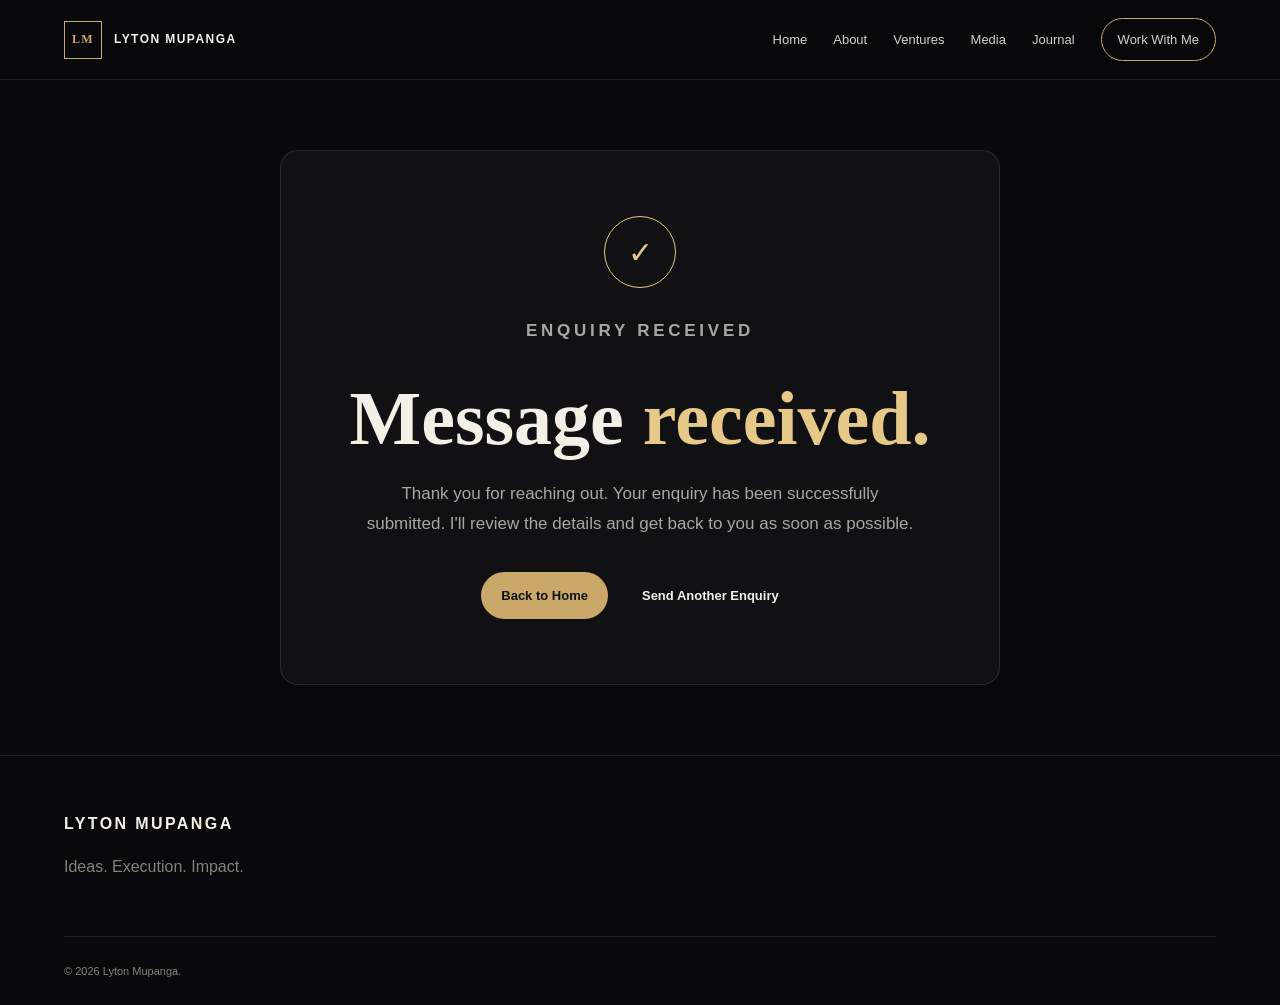
<file: success.html>
<!doctype html>
<html lang="en">

<head>

    <meta charset="utf-8">

    <meta
        name="viewport"
        content="width=device-width, initial-scale=1"
    >

    <title>Enquiry Received | Lyton Mupanga</title>

    <meta
        name="description"
        content="Your enquiry has been successfully received by Lyton Mupanga."
    >

    <link
        rel="stylesheet"
        href="assets/style.css"
    >

    <style>

        body {
            min-height: 100vh;
            display: flex;
            flex-direction: column;
        }

        .success-page {
            flex: 1;
            min-height: 75vh;
            display: flex;
            align-items: center;
            justify-content: center;
            padding: 70px 6%;
        }

        .success-card {
            width: min(720px, 100%);
            text-align: center;
            background: #111114;
            border: 1px solid var(--line);
            border-radius: 18px;
            padding: 65px 40px;
            box-sizing: border-box;
        }

        .success-icon {
            width: 72px;
            height: 72px;
            margin: 0 auto 28px;
            border: 1px solid var(--gold2);
            border-radius: 50%;
            display: flex;
            align-items: center;
            justify-content: center;
            color: var(--gold2);
            font-size: 30px;
        }

        .success-card h1 {
            font-family: "Playfair Display", Georgia, serif;
            font-size: clamp(44px, 7vw, 76px);
            line-height: 1.05;
            margin: 0 0 20px;
        }

        .success-card h1 em {
            color: var(--gold2);
            font-style: normal;
        }

        .success-card p {
            max-width: 550px;
            margin: 0 auto 32px;
            color: var(--muted);
            line-height: 1.8;
            font-size: 17px;
        }

        .success-actions {
            display: flex;
            justify-content: center;
            gap: 14px;
            flex-wrap: wrap;
        }

        .success-actions a {
            text-decoration: none;
        }

        @media (max-width: 600px) {

            .success-page {
                padding: 45px 5%;
            }

            .success-card {
                padding: 45px 24px;
            }

        }

    </style>

</head>


<body>


    <!-- HEADER -->

    <header class="site-header">

        <a
            class="brand"
            href="index.html"
        >

            <span>LM</span>

            <strong>
                LYTON MUPANGA
            </strong>

        </a>


        <button
            class="menu-toggle"
            aria-label="Open navigation"
        >
            ☰
        </button>


        <nav class="nav">

            <a href="index.html">
                Home
            </a>

            <a href="about.html">
                About
            </a>

            <a href="ventures.html">
                Ventures
            </a>

            <a href="media.html">
                Media
            </a>

            <a href="journal.html">
                Journal
            </a>

            <a
                class="nav-cta"
                href="contact.html"
            >
                Work With Me
            </a>

        </nav>

    </header>


    <!-- SUCCESS -->

    <main class="success-page">

        <section class="success-card">

            <div class="success-icon">
                ✓
            </div>


            <p class="eyebrow">
                ENQUIRY RECEIVED
            </p>


            <h1>
                Message <em>received.</em>
            </h1>


            <p>
                Thank you for reaching out. Your enquiry has been
                successfully submitted. I'll review the details and
                get back to you as soon as possible.
            </p>


            <div class="success-actions">

                <a
                    href="index.html"
                    class="btn btn-gold"
                >
                    Back to Home
                </a>


                <a
                    href="contact.html"
                    class="btn"
                >
                    Send Another Enquiry
                </a>

            </div>

        </section>

    </main>


    <!-- FOOTER -->

    <footer class="footer">

        <div>

            <strong>
                LYTON MUPANGA
            </strong>

            <p>
                Ideas. Execution. Impact.
            </p>

        </div>


        <div class="footer-bottom">

            <span>
                ©
                <span id="year"></span>
                Lyton Mupanga.
            </span>

        </div>

    </footer>


    <script src="assets/script.js"></script>

    <script>

        const yearElement =
            document.getElementById("year");

        if (yearElement) {
            yearElement.textContent =
                new Date().getFullYear();
        }

    </script>


</body>

</html>
</file>
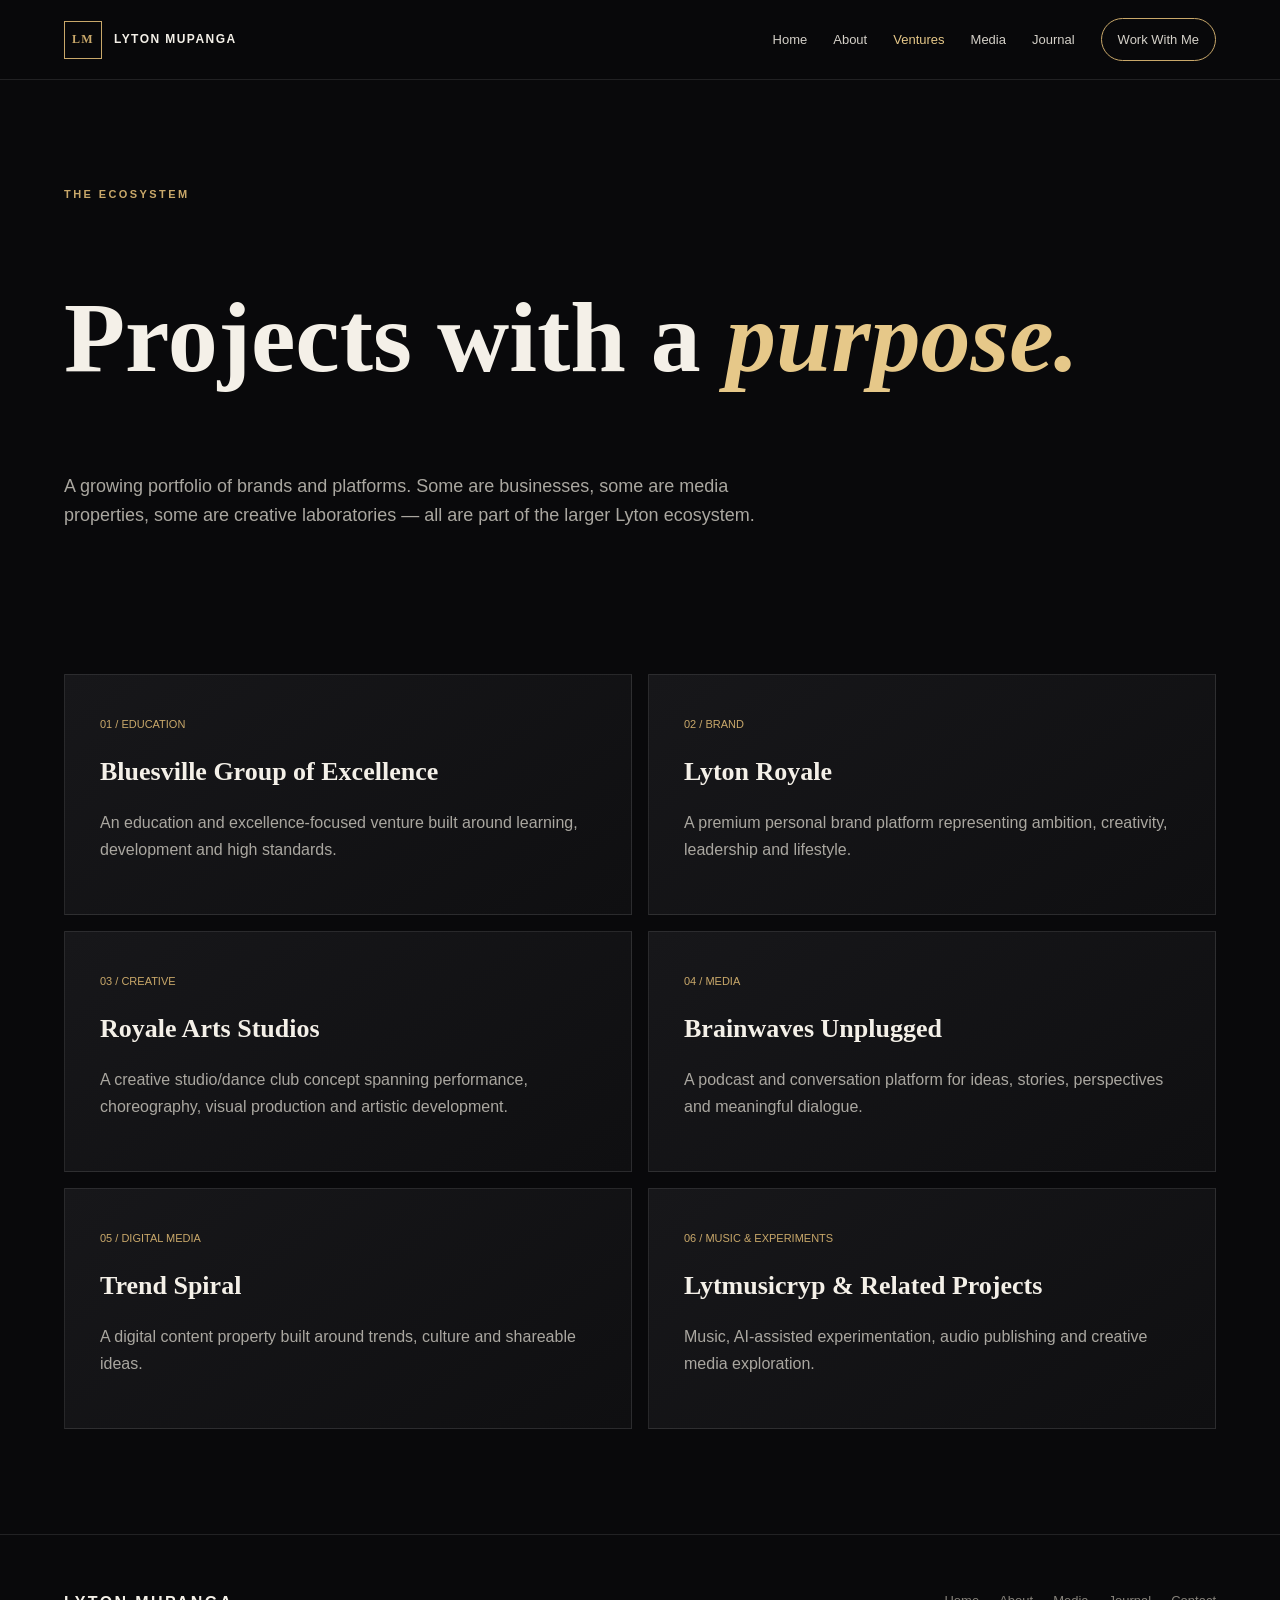
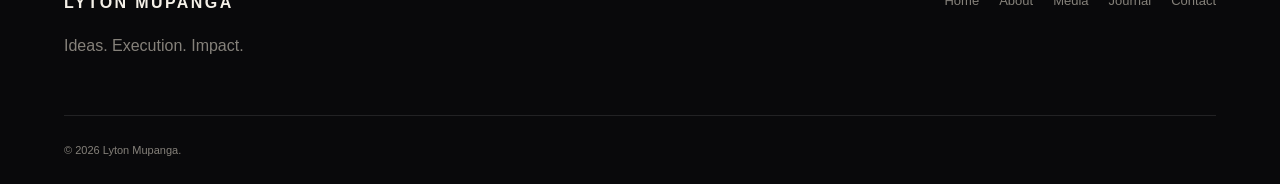
<file: ventures.html>
<!doctype html><html lang="en"><head><meta charset="utf-8"><meta name="viewport" content="width=device-width,initial-scale=1"><title>Ventures & Projects | Lyton Mupanga</title><meta name="description" content="Explore the ventures, brands, media projects and creative properties connected to Lyton Mupanga."><link rel="canonical" href="https://lytonmupanga.netlify.app/ventures.html"><link rel="stylesheet" href="assets/style.css"></head><body><header class="site-header"><a class="brand" href="index.html"><span>LM</span><strong>LYTON MUPANGA</strong></a><button class="menu-toggle">☰</button><nav class="nav"><a href="index.html">Home</a><a href="about.html">About</a><a class="active" href="ventures.html">Ventures</a><a href="media.html">Media</a><a href="journal.html">Journal</a><a href="contact.html" class="nav-cta">Work With Me</a></nav></header><main><section class="section-pad"><p class="eyebrow">THE ECOSYSTEM</p><h1 style="font-family:'Playfair Display',serif;font-size:clamp(54px,8vw,100px);line-height:1.02">Projects with a <em style="color:var(--gold2)">purpose.</em></h1><p style="max-width:700px;color:var(--muted);font-size:18px">A growing portfolio of brands and platforms. Some are businesses, some are media properties, some are creative laboratories — all are part of the larger Lyton ecosystem.</p></section><section class="section-pad" style="padding-top:20px"><div class="venture-grid"><article id="bluesville" class="venture-card"><span>01 / EDUCATION</span><h3>Bluesville Group of Excellence</h3><p>An education and excellence-focused venture built around learning, development and high standards.</p></article><article id="royale" class="venture-card"><span>02 / BRAND</span><h3>Lyton Royale</h3><p>A premium personal brand platform representing ambition, creativity, leadership and lifestyle.</p></article><article id="studio" class="venture-card"><span>03 / CREATIVE</span><h3>Royale Arts Studios</h3><p>A creative studio/dance club concept spanning performance, choreography, visual production and artistic development.</p></article><article id="brainwaves" class="venture-card"><span>04 / MEDIA</span><h3>Brainwaves Unplugged</h3><p>A podcast and conversation platform for ideas, stories, perspectives and meaningful dialogue.</p></article><article class="venture-card"><span>05 / DIGITAL MEDIA</span><h3>Trend Spiral</h3><p>A digital content property built around trends, culture and shareable ideas.</p></article><article class="venture-card"><span>06 / MUSIC & EXPERIMENTS</span><h3>Lytmusicryp & Related Projects</h3><p>Music, AI-assisted experimentation, audio publishing and creative media exploration.</p></article></div></section></main><footer class="footer"><div><strong>LYTON MUPANGA</strong><p>Ideas. Execution. Impact.</p></div><div class="footer-links"><a href="index.html">Home</a><a href="about.html">About</a><a href="media.html">Media</a><a href="journal.html">Journal</a><a href="contact.html">Contact</a></div><div class="footer-bottom"><span>© <span id="year"></span> Lyton Mupanga.</span></div></footer><script src="assets/script.js"></script></body></html>
</file>
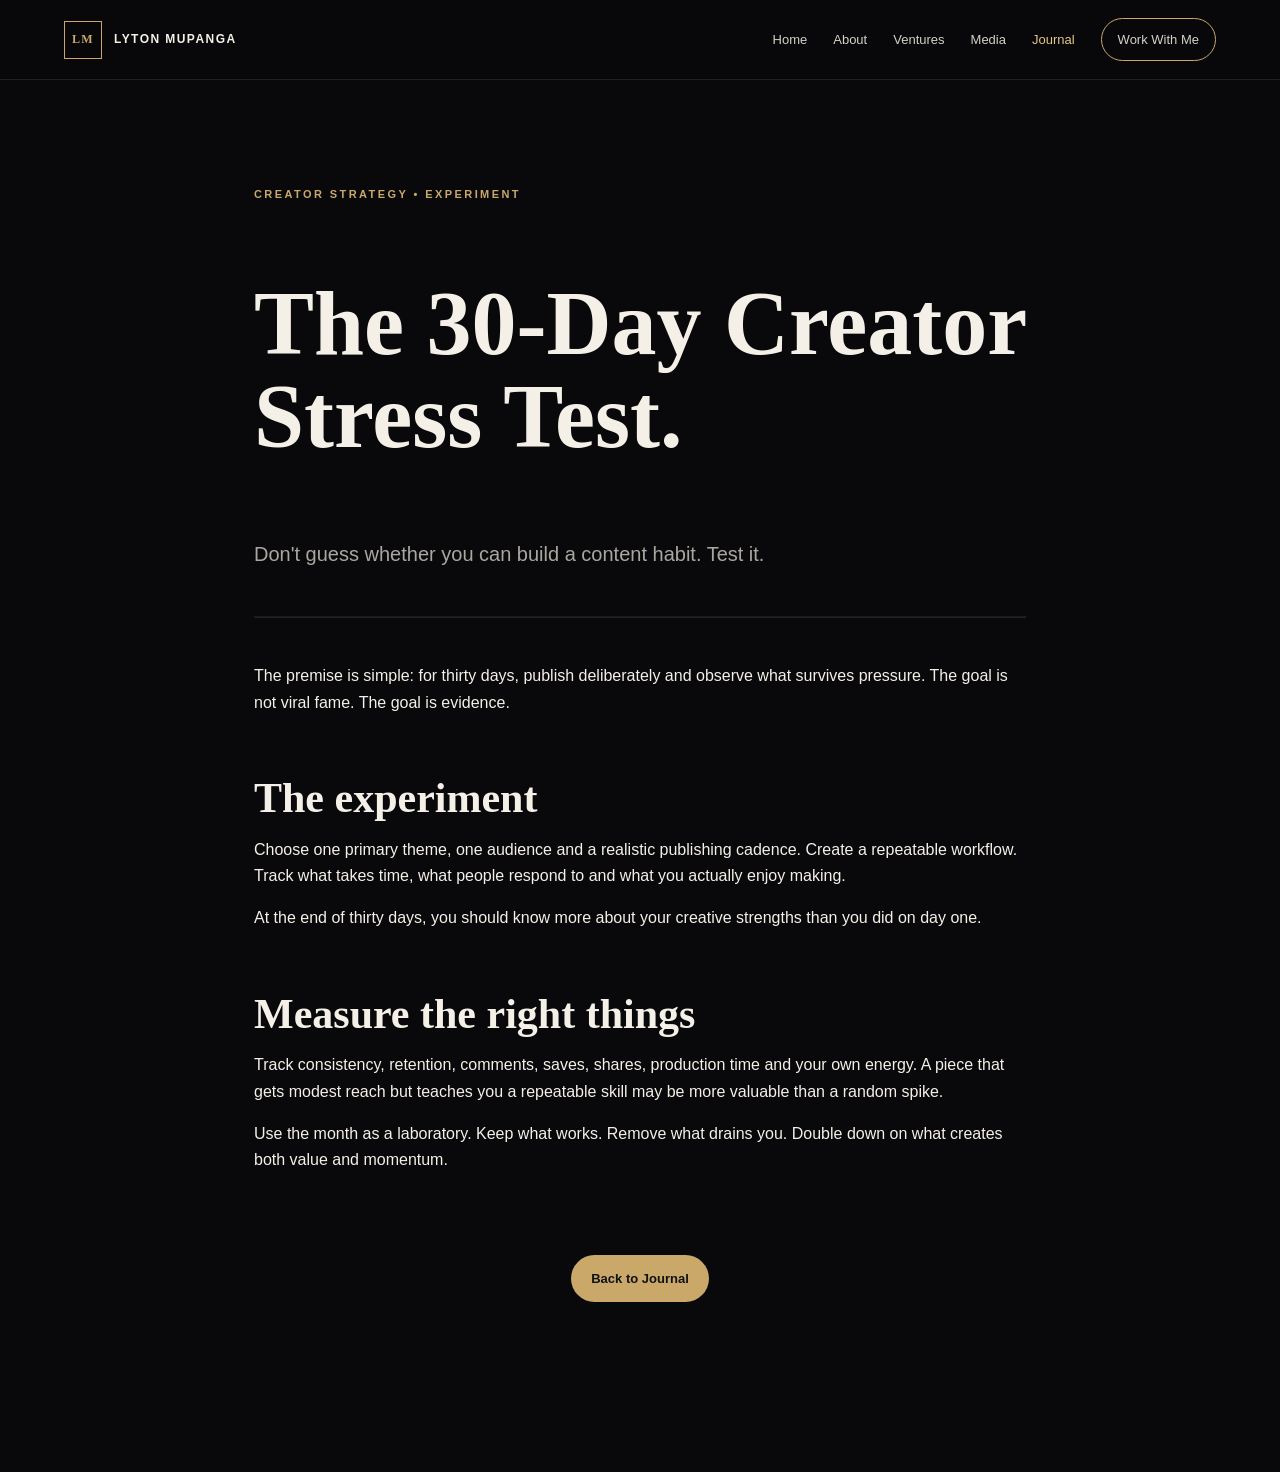
<file: articles/creator-stress-test.html>
<!doctype html><html lang="en"><head><meta charset="utf-8"><meta name="viewport" content="width=device-width,initial-scale=1"><title>The 30-Day Creator Stress Test | Lyton Mupanga</title><meta name="description" content="A practical framework for testing consistency, ideas and creative endurance over 30 days."><link rel="canonical" href="https://lytonmupanga.netlify.app/articles/creator-stress-test.html"><link rel="stylesheet" href="../assets/style.css"><script type="application/ld+json">{"@context":"https://schema.org","@type":"Article","headline":"The 30-Day Creator Stress Test","author":{"@type":"Person","name":"Lyton Mupanga"},"mainEntityOfPage":"https://lytonmupanga.netlify.app/articles/creator-stress-test.html"}</script></head><body><header class="site-header"><a class="brand" href="../index.html"><span>LM</span><strong>LYTON MUPANGA</strong></a><nav class="nav"><a href="../index.html">Home</a><a href="../about.html">About</a><a href="../ventures.html">Ventures</a><a href="../media.html">Media</a><a class="active" href="../journal.html">Journal</a><a href="../contact.html" class="nav-cta">Work With Me</a></nav></header><main><article class="section-pad" style="max-width:900px;margin:auto"><p class="eyebrow">CREATOR STRATEGY • EXPERIMENT</p><h1 style="font-family:'Playfair Display',serif;font-size:clamp(52px,8vw,90px);line-height:1.03">The 30-Day Creator Stress Test.</h1><p style="font-size:20px;color:var(--muted)">Don't guess whether you can build a content habit. Test it.</p><hr style="border-color:var(--line);margin:45px 0"><p>The premise is simple: for thirty days, publish deliberately and observe what survives pressure. The goal is not viral fame. The goal is evidence.</p><h2 style="font-size:42px;margin-top:60px">The experiment</h2><p>Choose one primary theme, one audience and a realistic publishing cadence. Create a repeatable workflow. Track what takes time, what people respond to and what you actually enjoy making.</p><p>At the end of thirty days, you should know more about your creative strengths than you did on day one.</p><h2 style="font-size:42px;margin-top:60px">Measure the right things</h2><p>Track consistency, retention, comments, saves, shares, production time and your own energy. A piece that gets modest reach but teaches you a repeatable skill may be more valuable than a random spike.</p><p>Use the month as a laboratory. Keep what works. Remove what drains you. Double down on what creates both value and momentum.</p><div class="cta-panel" style="padding:65px 0"><a class="btn btn-gold" href="../journal.html">Back to Journal</a></div></article></main><script src="../assets/script.js"></script></body></html>
</file>
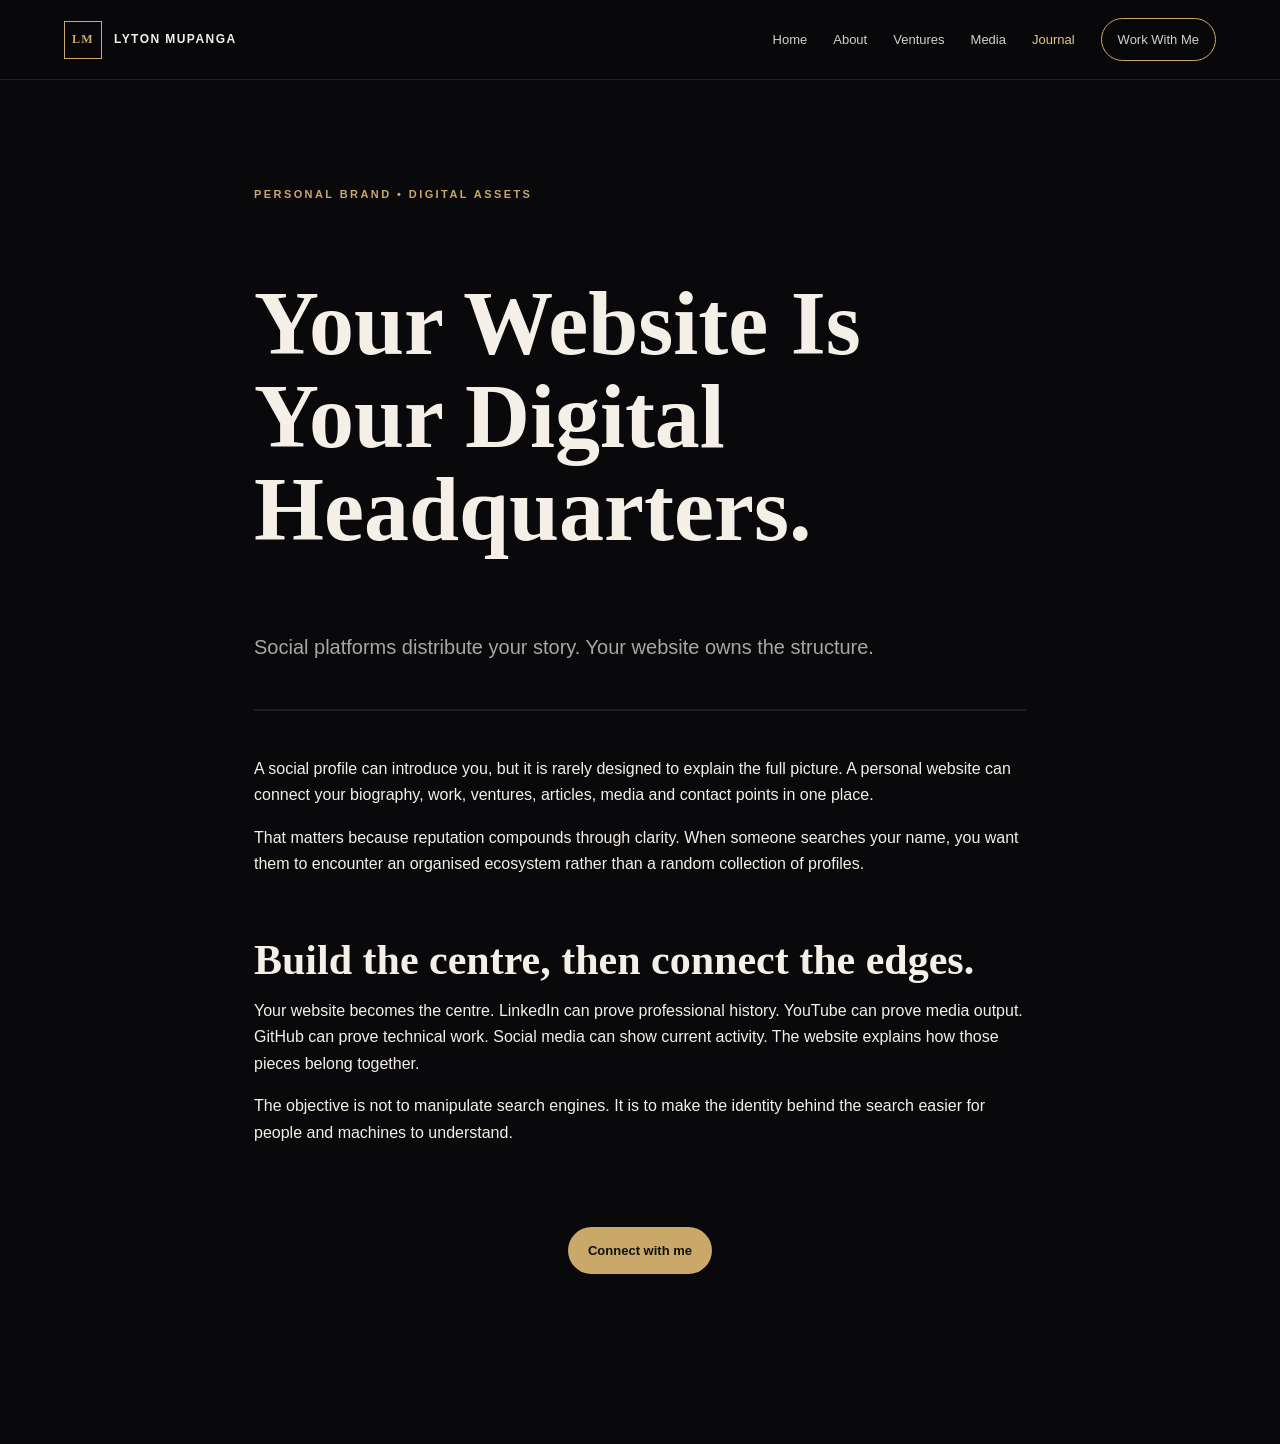
<file: articles/digital-headquarters.html>
<!doctype html><html lang="en"><head><meta charset="utf-8"><meta name="viewport" content="width=device-width,initial-scale=1"><title>Your Website Is Your Digital Headquarters | Lyton Mupanga</title><meta name="description" content="Why a personal website can become the central home for your identity, projects, ideas and professional credibility."><link rel="canonical" href="https://lytonmupanga.netlify.app/articles/digital-headquarters.html"><link rel="stylesheet" href="../assets/style.css"><script type="application/ld+json">{"@context":"https://schema.org","@type":"Article","headline":"Your Website Is Your Digital Headquarters","author":{"@type":"Person","name":"Lyton Mupanga"},"mainEntityOfPage":"https://lytonmupanga.netlify.app/articles/digital-headquarters.html"}</script></head><body><header class="site-header"><a class="brand" href="../index.html"><span>LM</span><strong>LYTON MUPANGA</strong></a><nav class="nav"><a href="../index.html">Home</a><a href="../about.html">About</a><a href="../ventures.html">Ventures</a><a href="../media.html">Media</a><a class="active" href="../journal.html">Journal</a><a href="../contact.html" class="nav-cta">Work With Me</a></nav></header><main><article class="section-pad" style="max-width:900px;margin:auto"><p class="eyebrow">PERSONAL BRAND • DIGITAL ASSETS</p><h1 style="font-family:'Playfair Display',serif;font-size:clamp(52px,8vw,90px);line-height:1.03">Your Website Is Your Digital Headquarters.</h1><p style="font-size:20px;color:var(--muted)">Social platforms distribute your story. Your website owns the structure.</p><hr style="border-color:var(--line);margin:45px 0"><p>A social profile can introduce you, but it is rarely designed to explain the full picture. A personal website can connect your biography, work, ventures, articles, media and contact points in one place.</p><p>That matters because reputation compounds through clarity. When someone searches your name, you want them to encounter an organised ecosystem rather than a random collection of profiles.</p><h2 style="font-size:42px;margin-top:60px">Build the centre, then connect the edges.</h2><p>Your website becomes the centre. LinkedIn can prove professional history. YouTube can prove media output. GitHub can prove technical work. Social media can show current activity. The website explains how those pieces belong together.</p><p>The objective is not to manipulate search engines. It is to make the identity behind the search easier for people and machines to understand.</p><div class="cta-panel" style="padding:65px 0"><a class="btn btn-gold" href="../contact.html">Connect with me</a></div></article></main><script src="../assets/script.js"></script></body></html>
</file>
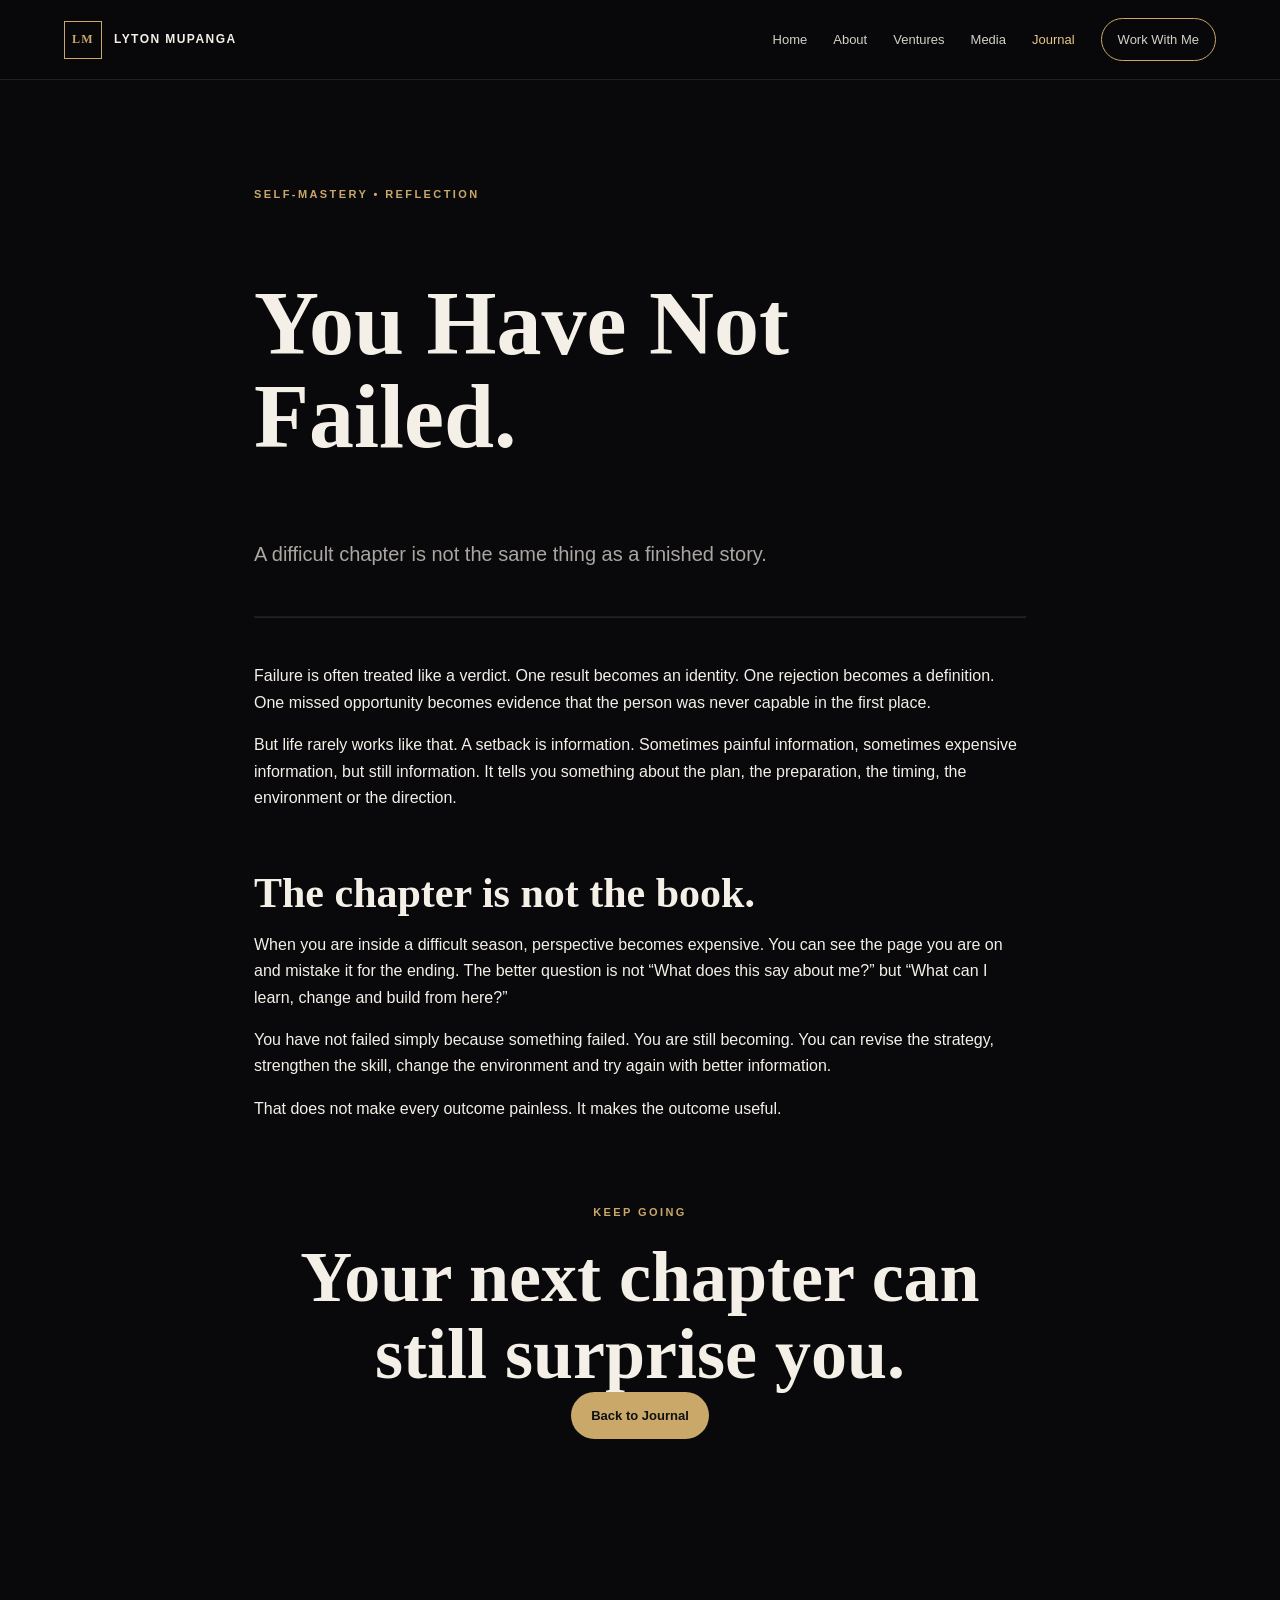
<file: articles/you-have-not-failed.html>
<!doctype html><html lang="en"><head><meta charset="utf-8"><meta name="viewport" content="width=device-width,initial-scale=1"><title>You Have Not Failed | Lyton Mupanga</title><meta name="description" content="A reflection by Lyton Mupanga on setbacks, identity and why a difficult chapter is not the same thing as a failed life."><link rel="canonical" href="https://lytonmupanga.netlify.app/articles/you-have-not-failed.html"><link rel="stylesheet" href="../assets/style.css"><script type="application/ld+json">{"@context":"https://schema.org","@type":"Article","headline":"You Have Not Failed","author":{"@type":"Person","name":"Lyton Mupanga","url":"https://lytonmupanga.netlify.app/about.html"},"mainEntityOfPage":"https://lytonmupanga.netlify.app/articles/you-have-not-failed.html","image":"https://lytonmupanga.netlify.app/lyton-mupanga.jpg"}</script></head><body><header class="site-header"><a class="brand" href="../index.html"><span>LM</span><strong>LYTON MUPANGA</strong></a><nav class="nav"><a href="../index.html">Home</a><a href="../about.html">About</a><a href="../ventures.html">Ventures</a><a href="../media.html">Media</a><a class="active" href="../journal.html">Journal</a><a href="../contact.html" class="nav-cta">Work With Me</a></nav></header><main><article class="section-pad" style="max-width:900px;margin:auto"><p class="eyebrow">SELF-MASTERY • REFLECTION</p><h1 style="font-family:'Playfair Display',serif;font-size:clamp(52px,8vw,90px);line-height:1.03">You Have Not Failed.</h1><p style="font-size:20px;color:var(--muted)">A difficult chapter is not the same thing as a finished story.</p><hr style="border-color:var(--line);margin:45px 0"><p>Failure is often treated like a verdict. One result becomes an identity. One rejection becomes a definition. One missed opportunity becomes evidence that the person was never capable in the first place.</p><p>But life rarely works like that. A setback is information. Sometimes painful information, sometimes expensive information, but still information. It tells you something about the plan, the preparation, the timing, the environment or the direction.</p><h2 style="font-size:42px;margin-top:60px">The chapter is not the book.</h2><p>When you are inside a difficult season, perspective becomes expensive. You can see the page you are on and mistake it for the ending. The better question is not “What does this say about me?” but “What can I learn, change and build from here?”</p><p>You have not failed simply because something failed. You are still becoming. You can revise the strategy, strengthen the skill, change the environment and try again with better information.</p><p>That does not make every outcome painless. It makes the outcome useful.</p><div class="cta-panel" style="padding:65px 0"><p class="eyebrow">KEEP GOING</p><h2>Your next chapter can still surprise you.</h2><a class="btn btn-gold" href="../journal.html">Back to Journal</a></div></article></main><script src="../assets/script.js"></script></body></html>
</file>
<file: assets/style.css>
:root{--bg:#09090b;--panel:#111114;--panel2:#16161a;--text:#f4f0e8;--muted:#aaa7a0;--gold:#c9a86a;--gold2:#e6c889;--line:rgba(255,255,255,.1);--max:1180px}*{box-sizing:border-box}html{scroll-behavior:smooth}body{margin:0;background:var(--bg);color:var(--text);font-family:"DM Sans",Arial,sans-serif;line-height:1.65}a{color:inherit;text-decoration:none}img{max-width:100%;display:block}.site-header{position:sticky;top:0;z-index:20;display:flex;align-items:center;justify-content:space-between;padding:18px 5vw;background:rgba(9,9,11,.86);backdrop-filter:blur(18px);border-bottom:1px solid var(--line)}.brand{display:flex;align-items:center;gap:12px;letter-spacing:.12em;font-size:12px}.brand span{display:grid;place-items:center;width:38px;height:38px;border:1px solid var(--gold);color:var(--gold);font-family:serif;font-weight:700}.nav{display:flex;align-items:center;gap:26px;font-size:13px}.nav a{color:#d5d1c9}.nav a:hover,.nav .active{color:var(--gold2)}.nav-cta{padding:10px 16px;border:1px solid var(--gold);border-radius:999px}.menu-toggle{display:none;background:none;border:0;color:white;font-size:24px}.section-pad{padding:105px max(5vw,24px)}.hero{max-width:var(--max);margin:auto;display:grid;grid-template-columns:1.05fr .95fr;gap:70px;align-items:center;min-height:760px}.eyebrow{font-size:11px;letter-spacing:.22em;color:var(--gold);font-weight:700;margin:0 0 18px}.hero h1,h2{font-family:"Playfair Display",Georgia,serif;line-height:1.06;margin:0}.hero h1{font-size:clamp(54px,7vw,92px);max-width:760px}.hero h1 em,h2 em{color:var(--gold2);font-style:normal}.hero-lead{font-size:18px;color:#c3c0b8;max-width:690px;margin:28px 0}.button-row{display:flex;gap:12px;flex-wrap:wrap}.btn{display:inline-flex;padding:13px 20px;border-radius:999px;font-weight:700;font-size:13px;transition:.25s}.btn-gold{background:var(--gold);color:#111}.btn-gold:hover{transform:translateY(-2px);background:var(--gold2)}.btn-ghost{border:1px solid var(--line)}.btn-ghost:hover{border-color:var(--gold);color:var(--gold2)}.micro-proof{display:flex;gap:24px;flex-wrap:wrap;color:#77736c;font-size:11px;margin-top:30px}.hero-visual{position:relative}.portrait-frame{padding:13px;border:1px solid rgba(201,168,106,.5);background:linear-gradient(135deg,#19191d,#0d0d0f);box-shadow:0 35px 80px rgba(0,0,0,.5)}.portrait-frame img{width:100%;aspect-ratio:4/5;object-fit:cover}.floating-card{position:absolute;left:-30px;bottom:45px;background:#17171a;border:1px solid var(--line);padding:16px 20px;min-width:180px;box-shadow:0 20px 50px #0008}.floating-card span,.floating-card small{display:block;color:#85817a;font-size:10px}.floating-card strong{display:block;font-family:serif;font-size:22px;color:var(--gold2)}.floating-card.second{left:auto;right:-30px;bottom:auto;top:50px}.ticker{display:flex;justify-content:space-around;gap:20px;flex-wrap:wrap;padding:18px 5vw;border-block:1px solid var(--line);font-size:10px;letter-spacing:.18em;color:#77736c}.intro-grid,.section-head{max-width:var(--max);margin:auto;display:grid;grid-template-columns:1fr 1fr;gap:80px}.intro-grid h2,.section-head h2{font-size:clamp(40px,5vw,64px)}.intro-grid p:not(.eyebrow),.section-head>p{color:var(--muted);font-size:17px}.text-link{display:inline-block;color:var(--gold2);margin-top:18px;font-weight:700;font-size:13px}.dark-panel{background:var(--panel);border-block:1px solid var(--line)}.section-head{margin-bottom:45px}.card-grid{max-width:var(--max);margin:auto;display:grid;gap:1px;background:var(--line)}.card-grid.four{grid-template-columns:repeat(4,1fr)}.service-card{background:var(--panel);padding:35px;min-height:300px}.service-card span,.venture-card span{color:var(--gold);font-size:11px}.service-card h3{font-family:"Playfair Display",serif;font-size:26px}.service-card p,.venture-card p{color:var(--muted)}.venture-grid{max-width:var(--max);margin:auto;display:grid;grid-template-columns:repeat(2,1fr);gap:16px}.venture-card{padding:35px;background:linear-gradient(145deg,#17171a,#0f0f11);border:1px solid var(--line);min-height:190px;transition:.25s}.venture-card:hover{transform:translateY(-4px);border-color:#6c5a3c}.venture-card h3{font-family:"Playfair Display",serif;font-size:26px;margin:15px 0 5px}.journal-feature{max-width:var(--max);margin:auto;display:grid;grid-template-columns:1fr 1fr;gap:30px;align-items:stretch}.feature-copy{padding:30px 0}.feature-copy h2{font-size:clamp(42px,5vw,64px)}.feature-copy p:not(.eyebrow){color:var(--muted);max-width:550px;margin:24px 0 30px}.featured-article{padding:50px;background:#e7e0d1;color:#171514;min-height:320px;display:flex;flex-direction:column;justify-content:center}.featured-article span{font-size:10px;letter-spacing:.2em}.featured-article h3{font-family:"Playfair Display",serif;font-size:44px;margin:14px 0}.featured-article p{color:#5f5a52}.featured-article a{font-weight:700;color:#7a5e2d}.gallery-section{background:#0d0d0f}.gallery-grid{max-width:var(--max);margin:auto;display:grid;grid-template-columns:repeat(3,1fr);gap:14px}.gallery-grid figure{margin:0;overflow:hidden;background:#161619;min-height:260px}.gallery-grid img{width:100%;height:100%;min-height:260px;object-fit:cover;transition:.5s}.gallery-grid figure:hover img{transform:scale(1.04)}.cta-panel{text-align:center;max-width:var(--max);margin:auto}.cta-panel h2{font-size:clamp(45px,6vw,72px);max-width:800px;margin:0 auto}.cta-panel p:not(.eyebrow){color:var(--muted);max-width:620px;margin:24px auto 30px}.footer{border-top:1px solid var(--line);padding:55px 5vw 25px;display:grid;grid-template-columns:1fr 1fr;gap:40px;color:#85817a}.footer strong{color:var(--text);letter-spacing:.15em}.footer-links{display:flex;justify-content:flex-end;gap:20px;flex-wrap:wrap;font-size:13px}.footer-links a:hover,.footer-bottom a:hover{color:var(--gold2)}.footer-bottom{grid-column:1/-1;padding-top:25px;border-top:1px solid var(--line);display:flex;justify-content:space-between;font-size:11px}.reveal{animation:rise .8s ease both}@keyframes rise{from{opacity:0;transform:translateY(20px)}to{opacity:1;transform:none}}@media(max-width:900px){.nav{display:none;position:absolute;top:75px;left:0;right:0;background:#0c0c0e;padding:25px;flex-direction:column;align-items:flex-start;border-bottom:1px solid var(--line)}.nav.open{display:flex}.menu-toggle{display:block}.hero,.intro-grid,.section-head,.journal-feature{grid-template-columns:1fr}.hero{min-height:auto;padding-top:75px}.hero-visual{max-width:650px;margin:auto}.card-grid.four{grid-template-columns:1fr 1fr}.gallery-grid{grid-template-columns:1fr 1fr}.floating-card{left:0}.floating-card.second{right:0}.footer{grid-template-columns:1fr}.footer-links{justify-content:flex-start}.footer-bottom{grid-column:auto}}@media(max-width:560px){.section-pad{padding:75px 20px}.hero h1{font-size:52px}.hero-lead{font-size:16px}.card-grid.four,.venture-grid,.gallery-grid{grid-template-columns:1fr}.service-card{min-height:auto}.floating-card{position:relative;left:auto!important;right:auto!important;top:auto!important;bottom:auto!important;margin-top:12px}.footer-bottom{flex-direction:column;gap:12px}.site-header{padding:14px 20px}}
</file>
